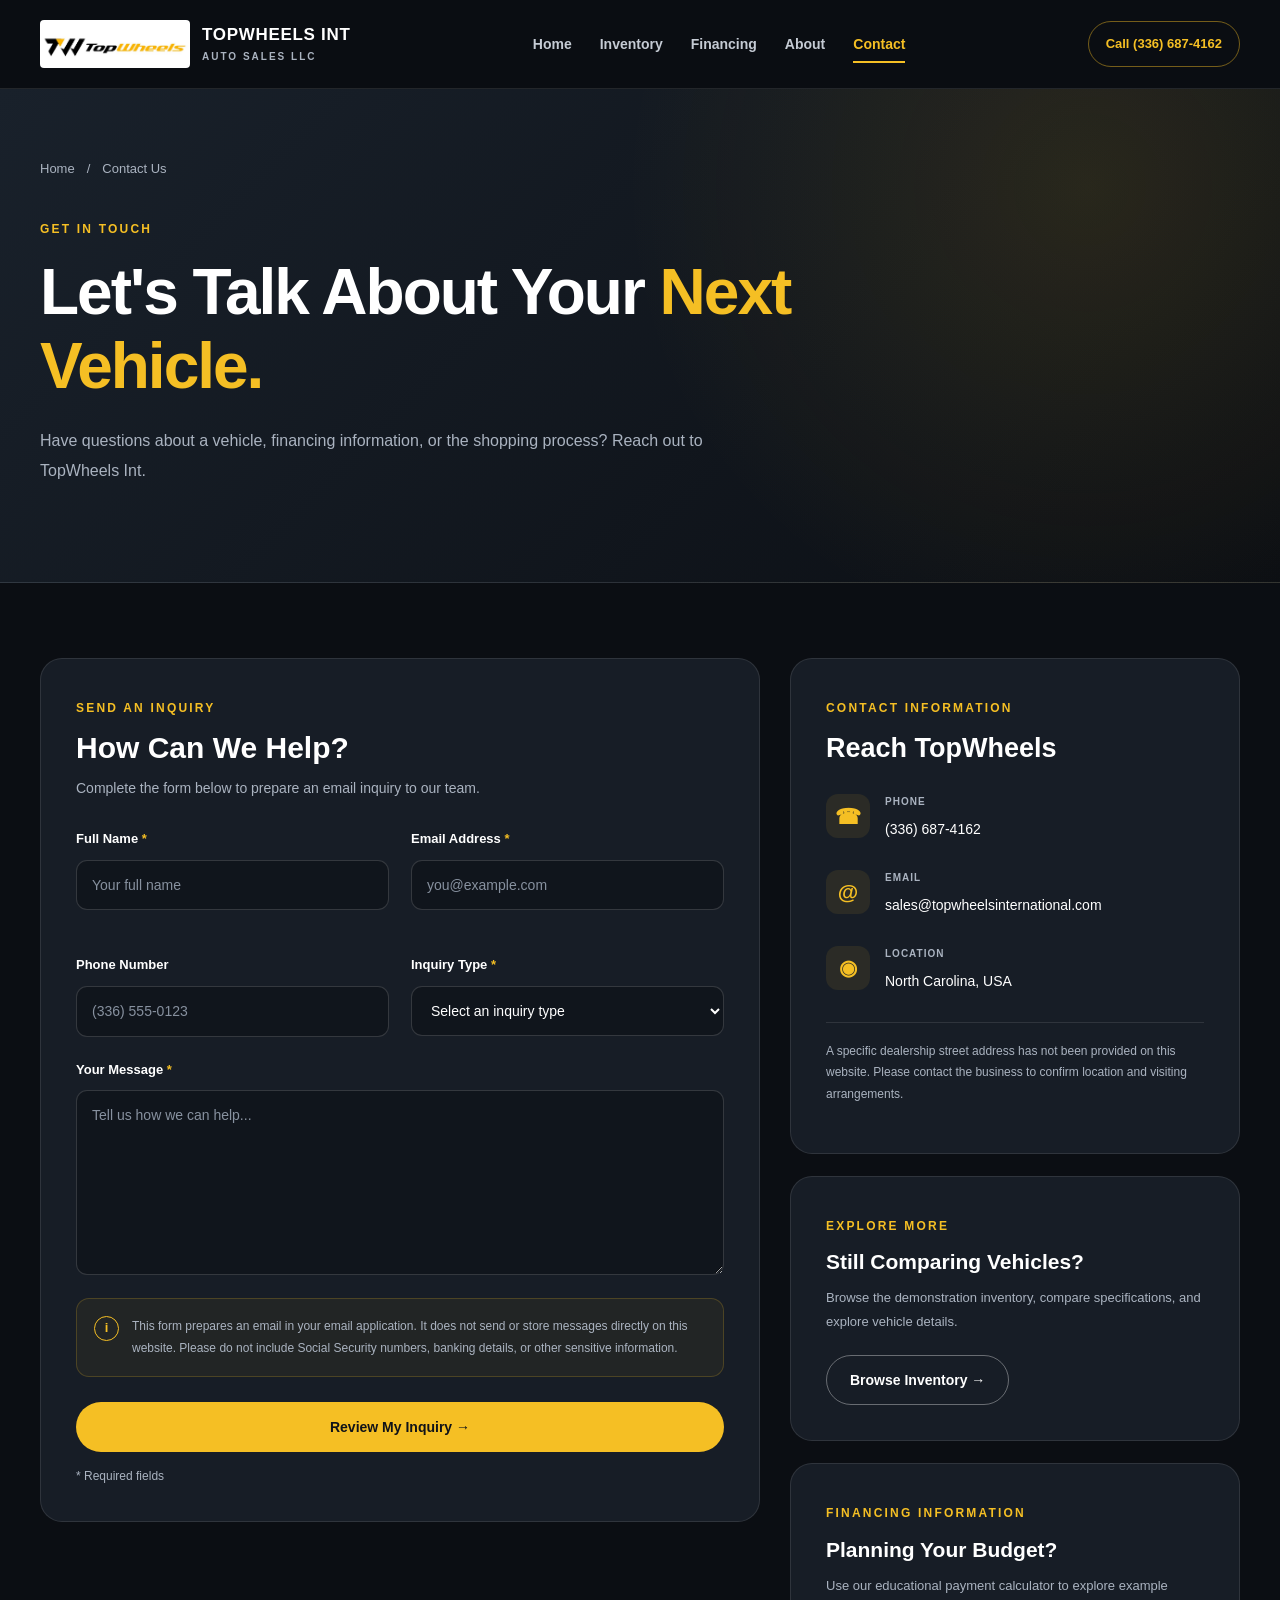
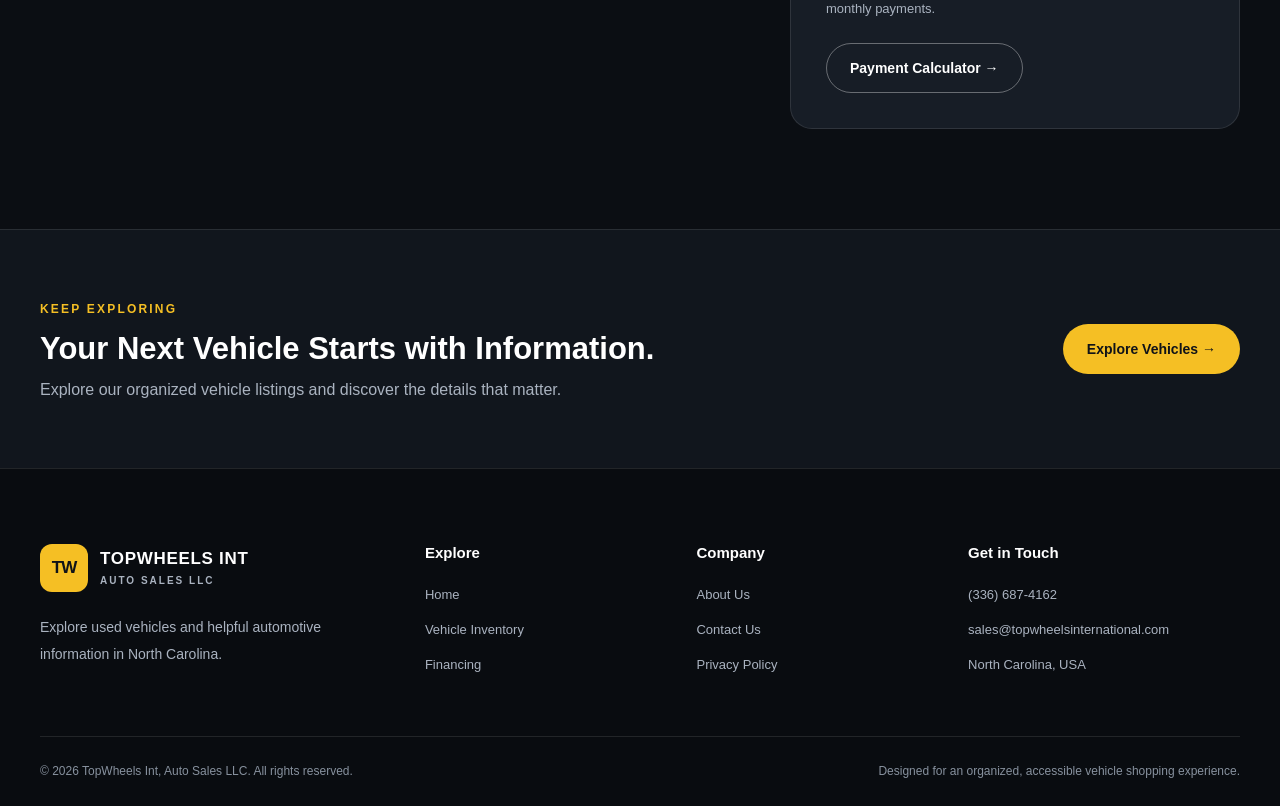
<file: contact.html>
<!DOCTYPE html>
<html lang="en">
<head>
  <meta charset="UTF-8">
  <meta name="viewport" content="width=device-width, initial-scale=1.0">

  <title>Contact Us | TopWheels Int, Auto Sales LLC</title>

  <meta name="description"
        content="Contact TopWheels Int, Auto Sales LLC to ask questions about vehicle listings, financing information, and the vehicle shopping process.">

  <meta name="theme-color" content="#101318">

  <link rel="stylesheet" href="css/styles.css">
  <script src="js/main.js" defer></script>
</head>

<body>

  <a class="skip-link" href="#main-content">
    Skip to main content
  </a>

  <!-- HEADER -->
  <header class="site-header">
    <div class="container header-inner">

      <a class="brand"
         href="index.html"
         aria-label="TopWheels Int homepage">

        
<img
  class="brand-logo"
  src="assets/topwheels-logo.jpg.jpeg"
  alt="TopWheels logo"
>


        <span class="brand-text">
          <strong>TOPWHEELS INT</strong>
          <small>AUTO SALES LLC</small>
        </span>
      </a>

      <button class="menu-toggle"
              type="button"
              aria-label="Open navigation menu"
              aria-controls="primary-navigation"
              aria-expanded="false">
        <span></span>
        <span></span>
        <span></span>
      </button>

      <nav class="primary-nav"
           id="primary-navigation"
           aria-label="Main navigation">

        <a href="index.html">Home</a>
        <a href="inventory.html">Inventory</a>
        <a href="financing.html">Financing</a>
        <a href="about.html">About</a>

        <a href="contact.html"
           class="active"
           aria-current="page">
          Contact
        </a>
      </nav>

      <a class="header-contact"
         href="tel:+13366874162">
        Call (336) 687-4162
      </a>

    </div>
  </header>

  <main id="main-content">

    <!-- CONTACT HERO -->
    <section class="contact-hero">

      <div class="container">

        <nav class="breadcrumb"
             aria-label="Breadcrumb">

          <a href="index.html">Home</a>

          <span aria-hidden="true">/</span>

          <span>Contact Us</span>

        </nav>

        <span class="section-kicker">
          GET IN TOUCH
        </span>

        <h1>
          Let's Talk About Your
          <span>Next Vehicle.</span>
        </h1>

        <p>
          Have questions about a vehicle, financing
          information, or the shopping process?
          Reach out to TopWheels Int.
        </p>

      </div>

    </section>

    <!-- CONTACT CONTENT -->
    <section class="contact-main-section">

      <div class="container">

        <div class="contact-layout">

          <!-- CONTACT FORM -->
          <div class="contact-form-card">

            <div class="contact-form-heading">

              <span class="section-kicker">
                SEND AN INQUIRY
              </span>

              <h2>How Can We Help?</h2>

              <p>
                Complete the form below to prepare
                an email inquiry to our team.
              </p>

            </div>

            <!-- SELECTED VEHICLE -->
            <div id="selectedVehicleBox"
                 class="contact-selected-vehicle"
                 hidden>

              <div>
                <span class="contact-vehicle-label">
                  YOUR SELECTED VEHICLE
                </span>

                <strong id="selectedVehicleName">
                  Vehicle Name
                </strong>

                <small id="selectedVehicleStock">
                  Stock Number
                </small>
              </div>

              <a id="selectedVehicleLink"
                 href="inventory.html">
                View Details →
              </a>

            </div>

            <form id="contactForm"
                  novalidate>

              <div class="contact-form-grid">

                <div class="contact-field">
                  <label for="contactName">
                    Full Name <span aria-hidden="true">*</span>
                  </label>

                  <input
                    type="text"
                    id="contactName"
                    name="name"
                    autocomplete="name"
                    maxlength="100"
                    required
                    placeholder="Your full name"
                  >
                </div>

                <div class="contact-field">
                  <label for="contactEmail">
                    Email Address <span aria-hidden="true">*</span>
                  </label>

                  <input
                    type="email"
                    id="contactEmail"
                    name="email"
                    autocomplete="email"
                    maxlength="254"
                    required
                    placeholder="you@example.com"
                  >
                </div>

                <div class="contact-field">
                  <label for="contactPhone">
                    Phone Number
                  </label>

                  <input
                    type="tel"
                    id="contactPhone"
                    name="phone"
                    autocomplete="tel"
                    maxlength="30"
                    placeholder="(336) 555-0123"
                  >
                </div>

                <div class="contact-field">
                  <label for="contactTopic">
                    Inquiry Type <span aria-hidden="true">*</span>
                  </label>

                  <select
                    id="contactTopic"
                    name="topic"
                    required
                  >
                    <option value="">
                      Select an inquiry type
                    </option>

                    <option value="Vehicle Inquiry">
                      Vehicle Inquiry
                    </option>

                    <option value="Financing Question">
                      Financing Question
                    </option>

                    <option value="General Question">
                      General Question
                    </option>

                    <option value="Other">
                      Other
                    </option>
                  </select>
                </div>

              </div>

              <div class="contact-field">
                <label for="contactMessage">
                  Your Message <span aria-hidden="true">*</span>
                </label>

                <textarea
                  id="contactMessage"
                  name="message"
                  rows="7"
                  maxlength="2000"
                  required
                  placeholder="Tell us how we can help..."
                ></textarea>
              </div>

              <div class="contact-form-notice">

                <span aria-hidden="true">i</span>

                <p>
                  This form prepares an email in your
                  email application. It does not send
                  or store messages directly on this
                  website. Please do not include
                  Social Security numbers, banking
                  details, or other sensitive information.
                </p>

              </div>

              <p class="contact-form-error"
                 id="contactFormError"
                 role="alert"
                 hidden>
              </p>

              <button
                class="btn btn-primary contact-submit"
                type="submit"
              >
                Review My Inquiry →
              </button>

              <p class="contact-required-note">
                * Required fields
              </p>

            </form>

            <!-- EMAIL REVIEW -->
            <section id="contactReview"
                     class="contact-review"
                     aria-labelledby="contactReviewHeading"
                     hidden>

              <h3 id="contactReviewHeading">
                Review Your Inquiry
              </h3>

              <p>
                Check the information below before
                opening your email application.
              </p>

              <pre id="contactReviewText"></pre>

              <div class="contact-review-actions">

                <a id="contactEmailLink"
                   class="btn btn-primary"
                   href="mailto:sales@topwheelsinternational.com">
                  Open Email App →
                </a>

                <button id="contactEditButton"
                        class="btn btn-outline"
                        type="button">
                  Edit Inquiry
                </button>

              </div>

              <p class="contact-review-note">
                Your email application must open
                successfully, and you must click
                Send there to complete the inquiry.
              </p>

            </section>

          </div>

          <!-- CONTACT INFORMATION -->
          <aside class="contact-sidebar">

            <div class="contact-info-card">

              <span class="section-kicker">
                CONTACT INFORMATION
              </span>

              <h2>Reach TopWheels</h2>

              <div class="contact-info-item">

                <div class="contact-info-icon"
                     aria-hidden="true">
                  ☎
                </div>

                <div>
                  <span>PHONE</span>

                  <a href="tel:+13366874162">
                    (336) 687-4162
                  </a>
                </div>

              </div>

              <div class="contact-info-item">

                <div class="contact-info-icon"
                     aria-hidden="true">
                  @
                </div>

                <div>
                  <span>EMAIL</span>

                  <a href="mailto:sales@topwheelsinternational.com">
                    sales@topwheelsinternational.com
                  </a>
                </div>

              </div>

              <div class="contact-info-item">

                <div class="contact-info-icon"
                     aria-hidden="true">
                  ◉
                </div>

                <div>
                  <span>LOCATION</span>

                  <p>North Carolina, USA</p>
                </div>

              </div>

              <p class="contact-address-note">
                A specific dealership street address
                has not been provided on this website.
                Please contact the business to confirm
                location and visiting arrangements.
              </p>

            </div>

            <div class="contact-help-card">

              <span class="section-kicker">
                EXPLORE MORE
              </span>

              <h3>Still Comparing Vehicles?</h3>

              <p>
                Browse the demonstration inventory,
                compare specifications, and explore
                vehicle details.
              </p>

              <a href="inventory.html"
                 class="btn btn-outline">
                Browse Inventory →
              </a>

            </div>

            <div class="contact-help-card">

              <span class="section-kicker">
                FINANCING INFORMATION
              </span>

              <h3>Planning Your Budget?</h3>

              <p>
                Use our educational payment calculator
                to explore example monthly payments.
              </p>

              <a href="financing.html"
                 class="btn btn-outline">
                Payment Calculator →
              </a>

            </div>

          </aside>

        </div>

      </div>

    </section>

    <!-- BOTTOM CTA -->
    <section class="contact-bottom-section">

      <div class="container">

        <div class="contact-bottom-content">

          <div>

            <span class="section-kicker">
              KEEP EXPLORING
            </span>

            <h2>
              Your Next Vehicle Starts with Information.
            </h2>

            <p>
              Explore our organized vehicle listings
              and discover the details that matter.
            </p>

          </div>

          <a href="inventory.html"
             class="btn btn-primary">
            Explore Vehicles →
          </a>

        </div>

      </div>

    </section>

  </main>

  <!-- FOOTER -->
  <footer class="site-footer">

    <div class="container">

      <div class="footer-grid">

        <div class="footer-brand-column">

          <a class="brand footer-brand"
             href="index.html">

            <span class="brand-icon"
                  aria-hidden="true">TW</span>

            <span class="brand-text">
              <strong>TOPWHEELS INT</strong>
              <small>AUTO SALES LLC</small>
            </span>

          </a>

          <p>
            Explore used vehicles and helpful
            automotive information in North Carolina.
          </p>

        </div>

        <div class="footer-column">

          <h3>Explore</h3>

          <a href="index.html">Home</a>
          <a href="inventory.html">Vehicle Inventory</a>
          <a href="financing.html">Financing</a>

        </div>

        <div class="footer-column">

          <h3>Company</h3>

          <a href="about.html">About Us</a>
          <a href="contact.html">Contact Us</a>
          <a href="privacy.html">Privacy Policy</a>

        </div>

        <div class="footer-column">

          <h3>Get in Touch</h3>

          <a href="tel:+13366874162">
            (336) 687-4162
          </a>

          <a href="mailto:sales@topwheelsinternational.com">
            sales@topwheelsinternational.com
          </a>

          <p>North Carolina, USA</p>

        </div>

      </div>

      <div class="footer-bottom">

        <p>
          &copy; <span id="year">2026</span>
          TopWheels Int, Auto Sales LLC.
          All rights reserved.
        </p>

        <p>
          Designed for an organized, accessible
          vehicle shopping experience.
        </p>

      </div>

    </div>

  </footer>

</body>
</html>
</file>
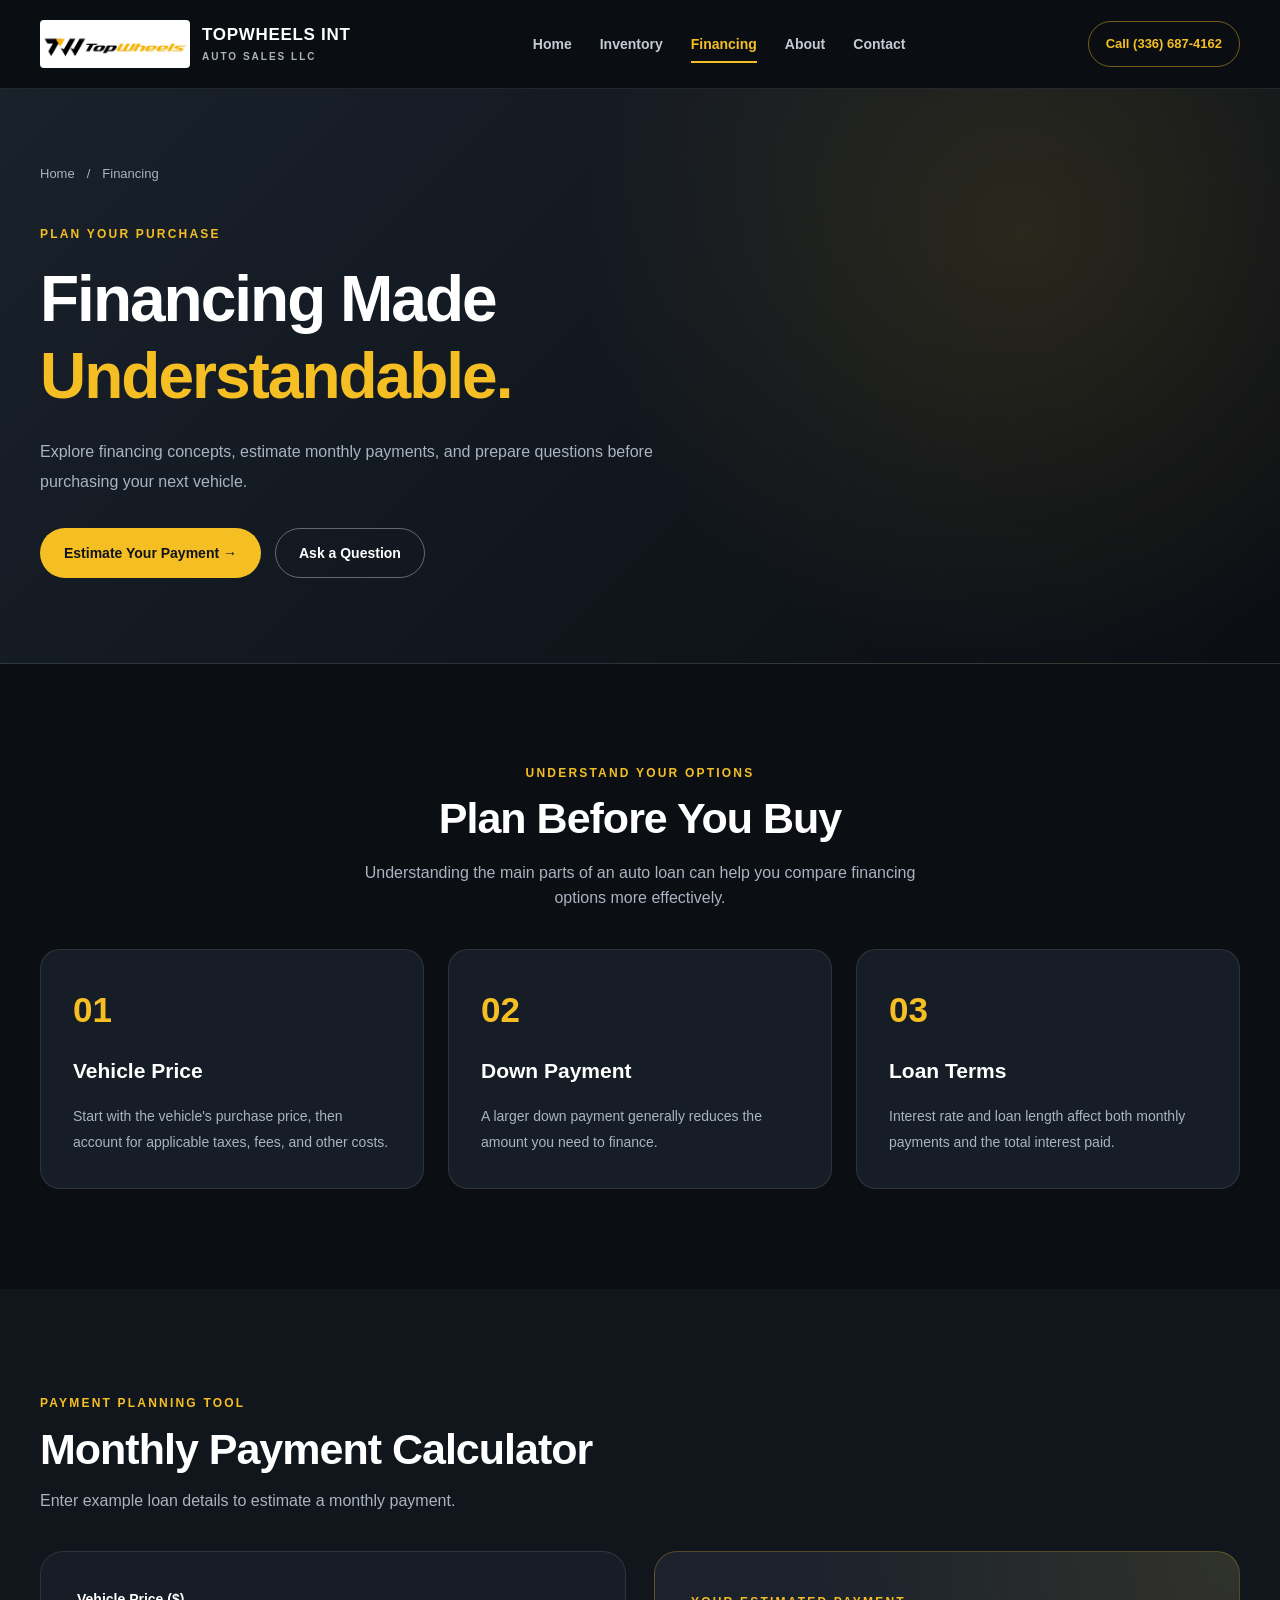
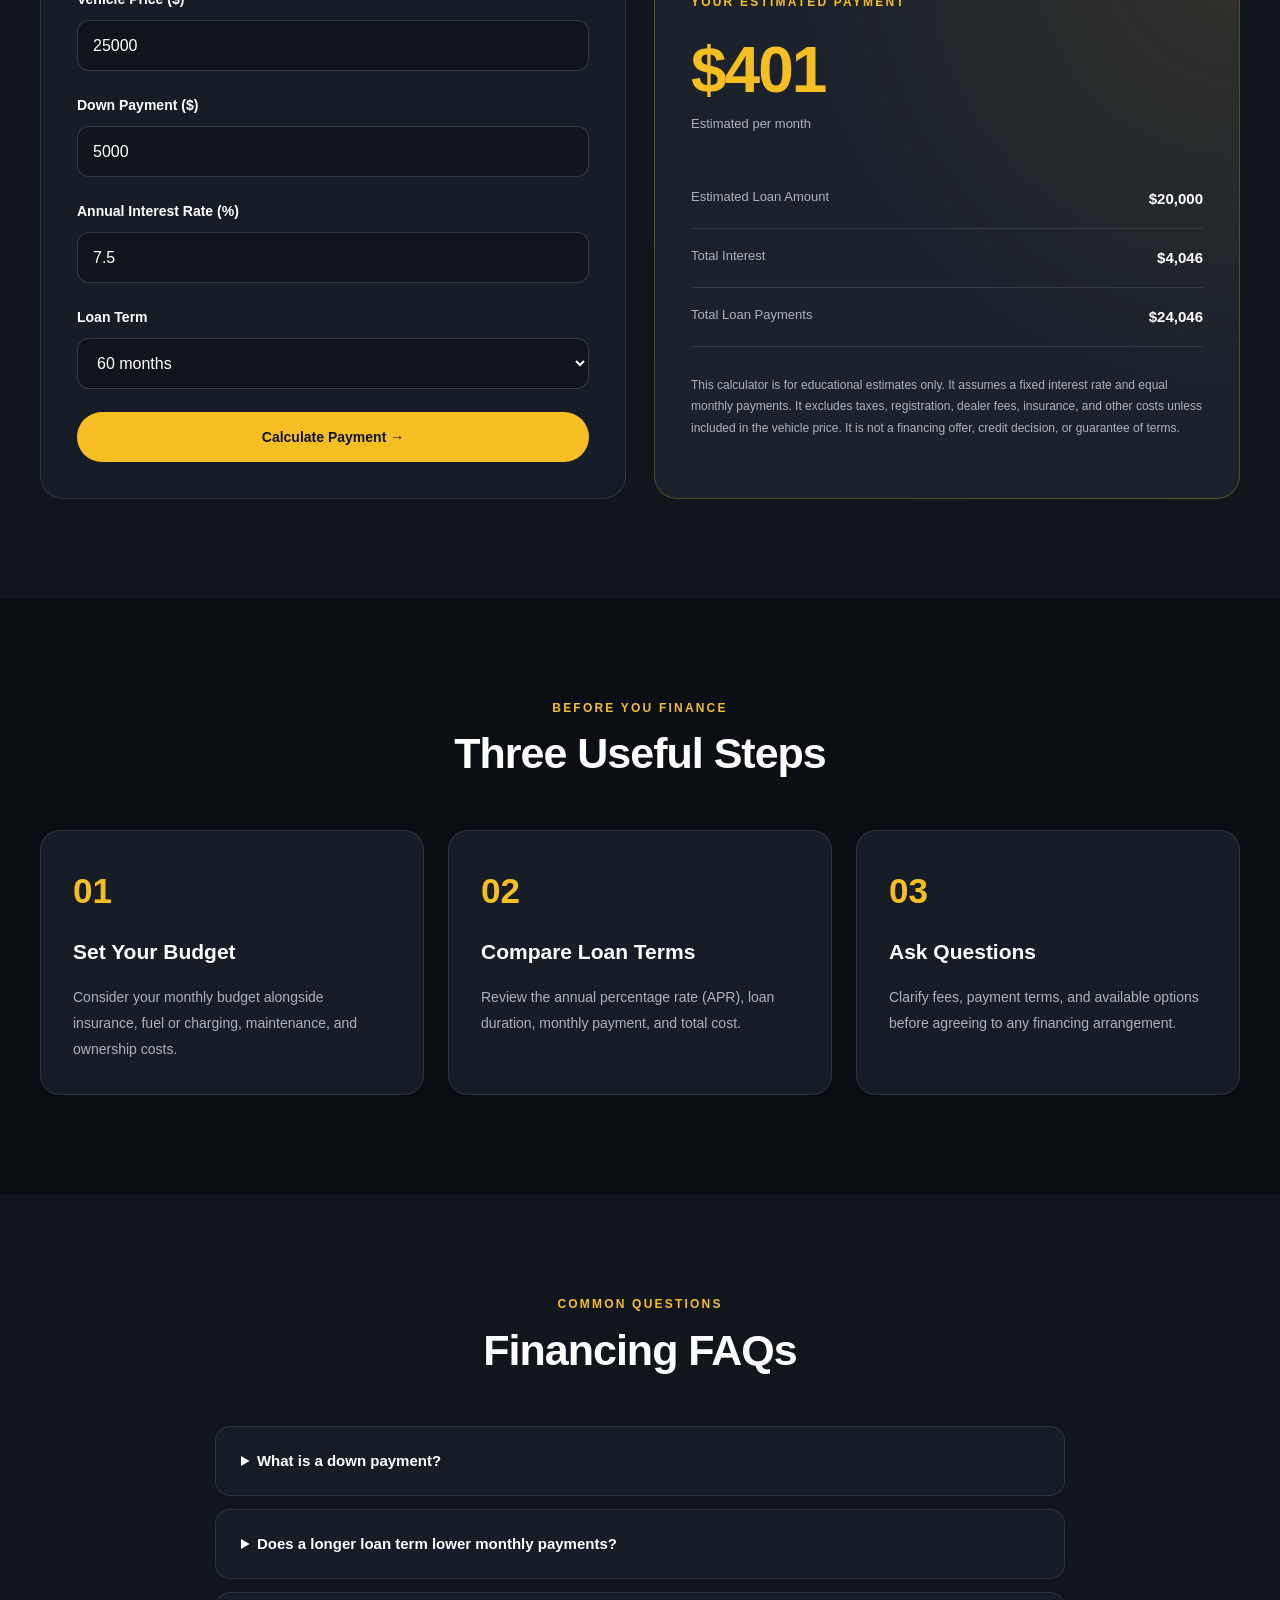
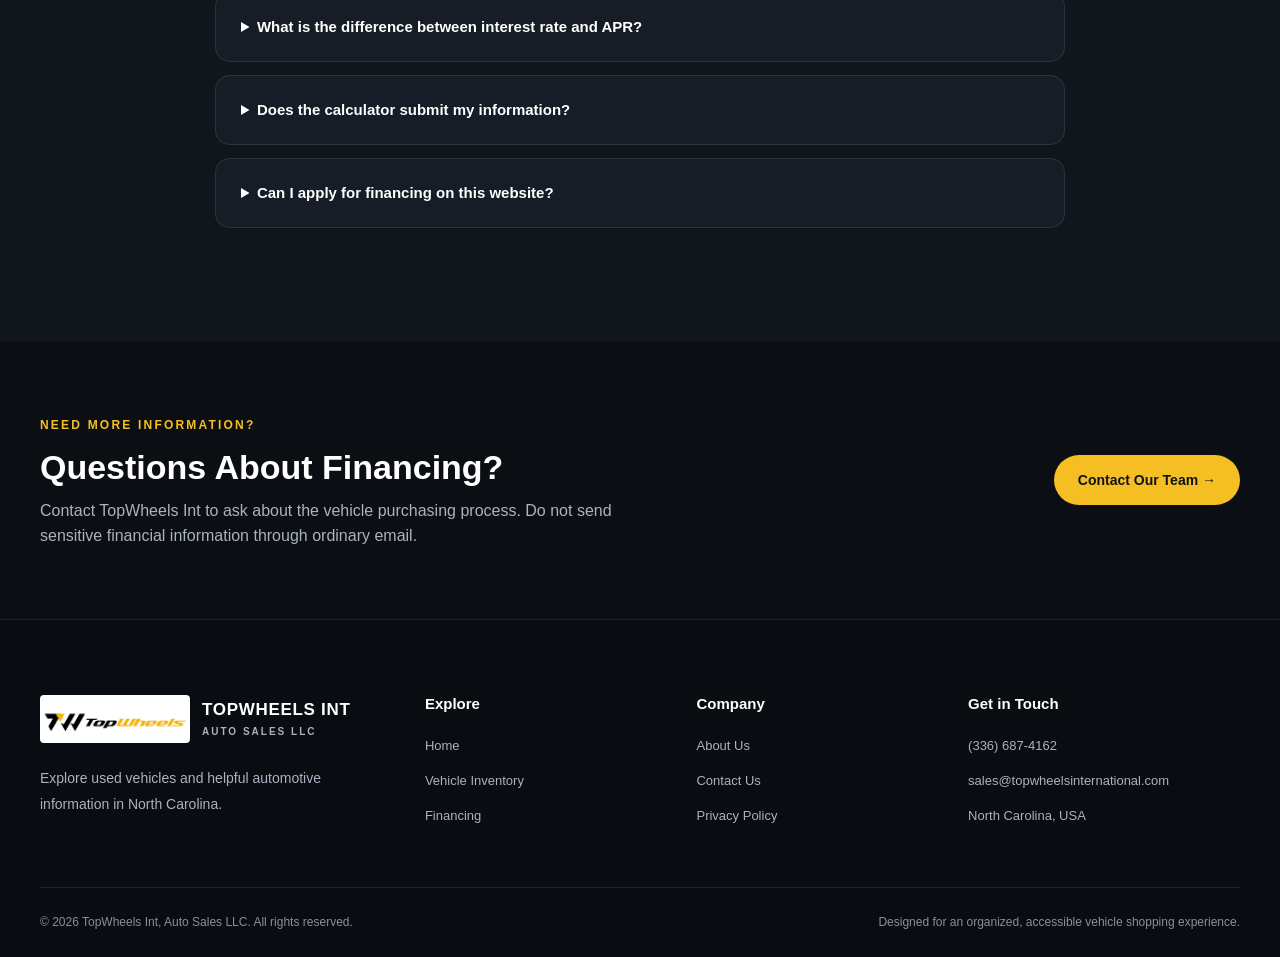
<file: financing.html>
<!DOCTYPE html>
<html lang="en">
<head>
  <meta charset="UTF-8">
  <meta name="viewport" content="width=device-width, initial-scale=1.0">

  <title>Financing Information | TopWheels Int, Auto Sales LLC</title>
  <meta name="description" content="Explore auto financing information, estimate monthly vehicle payments, and learn about financing considerations at TopWheels Int.">
  <meta name="theme-color" content="#101318">

  <link rel="stylesheet" href="css/styles.css">
  <script src="js/main.js" defer></script>
</head>
<body>

  <a class="skip-link" href="#main-content">Skip to main content</a>

  <header class="site-header">
    <div class="container header-inner">
      <a class="brand" href="index.html" aria-label="TopWheels Int homepage">
       
<img
  class="brand-logo"
  src="assets/topwheels-logo.jpg.jpeg"
  alt="TopWheels logo"
>

        <span class="brand-text">
          <strong>TOPWHEELS INT</strong>
          <small>AUTO SALES LLC</small>
        </span>
      </a>

      <button class="menu-toggle" type="button"
              aria-label="Open navigation menu"
              aria-controls="primary-navigation"
              aria-expanded="false">
        <span></span><span></span><span></span>
      </button>

      <nav class="primary-nav" id="primary-navigation"
           aria-label="Main navigation">
        <a href="index.html">Home</a>
        <a href="inventory.html">Inventory</a>
        <a href="financing.html" class="active" aria-current="page">Financing</a>
        <a href="about.html">About</a>
        <a href="contact.html">Contact</a>
      </nav>

      <a class="header-contact" href="tel:+13366874162">
        Call (336) 687-4162
      </a>
    </div>
  </header>

  <main id="main-content">

    <!-- FINANCING HERO -->
    <section class="finance-hero">
      <div class="container">
        <nav class="breadcrumb" aria-label="Breadcrumb">
          <a href="index.html">Home</a>
          <span aria-hidden="true">/</span>
          <span>Financing</span>
        </nav>

        <span class="section-kicker">PLAN YOUR PURCHASE</span>
        <h1>Financing Made <span>Understandable.</span></h1>
        <p>
          Explore financing concepts, estimate monthly payments,
          and prepare questions before purchasing your next vehicle.
        </p>

        <div class="finance-hero-actions">
          <a href="#payment-calculator" class="btn btn-primary">
            Estimate Your Payment →
          </a>
          <a href="contact.html" class="btn btn-outline">
            Ask a Question
          </a>
        </div>
      </div>
    </section>

    <!-- FINANCING BENEFITS -->
    <section class="section finance-intro">
      <div class="container">
        <div class="section-heading centered">
          <span class="section-kicker">UNDERSTAND YOUR OPTIONS</span>
          <h2>Plan Before You Buy</h2>
          <p>
            Understanding the main parts of an auto loan can help
            you compare financing options more effectively.
          </p>
        </div>

        <div class="finance-info-grid">
          <article class="finance-info-card">
            <span class="finance-info-number">01</span>
            <h3>Vehicle Price</h3>
            <p>
              Start with the vehicle's purchase price, then account
              for applicable taxes, fees, and other costs.
            </p>
          </article>

          <article class="finance-info-card">
            <span class="finance-info-number">02</span>
            <h3>Down Payment</h3>
            <p>
              A larger down payment generally reduces the amount
              you need to finance.
            </p>
          </article>

          <article class="finance-info-card">
            <span class="finance-info-number">03</span>
            <h3>Loan Terms</h3>
            <p>
              Interest rate and loan length affect both monthly
              payments and the total interest paid.
            </p>
          </article>
        </div>
      </div>
    </section>

    <!-- PAYMENT CALCULATOR -->
    <section class="section finance-calculator-section"
             id="payment-calculator">
      <div class="container">

        <div class="section-heading">
          <div>
            <span class="section-kicker">PAYMENT PLANNING TOOL</span>
            <h2>Monthly Payment Calculator</h2>
            <p>
              Enter example loan details to estimate a monthly payment.
            </p>
          </div>
        </div>

        <div class="finance-calculator-layout">

          <div class="finance-calculator-card">
            <form id="paymentCalculator" novalidate>

              <div class="finance-form-field">
                <label for="financePrice">Vehicle Price ($)</label>
                <input id="financePrice" name="price" type="number"
                       min="0" max="10000000" step="100"
                       value="25000" required>
              </div>

              <div class="finance-form-field">
                <label for="financeDown">Down Payment ($)</label>
                <input id="financeDown" name="down" type="number"
                       min="0" max="10000000" step="100"
                       value="5000" required>
              </div>

              <div class="finance-form-field">
                <label for="financeRate">Annual Interest Rate (%)</label>
                <input id="financeRate" name="rate" type="number"
                       min="0" max="100" step="0.1"
                       value="7.5" required>
              </div>

              <div class="finance-form-field">
                <label for="financeTerm">Loan Term</label>
                <select id="financeTerm" name="term">
                  <option value="24">24 months</option>
                  <option value="36">36 months</option>
                  <option value="48">48 months</option>
                  <option value="60" selected>60 months</option>
                  <option value="72">72 months</option>
                  <option value="84">84 months</option>
                </select>
              </div>

              <button type="submit" class="btn btn-primary finance-calc-button">
                Calculate Payment →
              </button>
            </form>
          </div>

          <div class="finance-result-card" aria-live="polite">
            <span class="section-kicker">YOUR ESTIMATED PAYMENT</span>

            <div class="finance-payment-amount" id="monthlyPayment">
              —
            </div>
            <p class="finance-payment-caption">Estimated per month</p>

            <div class="finance-result-row">
              <span>Estimated Loan Amount</span>
              <strong id="loanAmount">—</strong>
            </div>

            <div class="finance-result-row">
              <span>Total Interest</span>
              <strong id="totalInterest">—</strong>
            </div>

            <div class="finance-result-row">
              <span>Total Loan Payments</span>
              <strong id="totalPayments">—</strong>
            </div>

            <p class="finance-calculator-error"
               id="calculatorError"
               role="alert"
               hidden></p>

            <p class="finance-disclaimer">
              This calculator is for educational estimates only.
              It assumes a fixed interest rate and equal monthly
              payments. It excludes taxes, registration, dealer
              fees, insurance, and other costs unless included in
              the vehicle price. It is not a financing offer,
              credit decision, or guarantee of terms.
            </p>
          </div>

        </div>
      </div>
    </section>

    <!-- FINANCING PROCESS -->
    <section class="section finance-process-section">
      <div class="container">
        <div class="section-heading centered">
          <span class="section-kicker">BEFORE YOU FINANCE</span>
          <h2>Three Useful Steps</h2>
        </div>

        <div class="finance-steps">
          <article class="finance-step">
            <span>01</span>
            <h3>Set Your Budget</h3>
            <p>
              Consider your monthly budget alongside insurance,
              fuel or charging, maintenance, and ownership costs.
            </p>
          </article>

          <article class="finance-step">
            <span>02</span>
            <h3>Compare Loan Terms</h3>
            <p>
              Review the annual percentage rate (APR), loan
              duration, monthly payment, and total cost.
            </p>
          </article>

          <article class="finance-step">
            <span>03</span>
            <h3>Ask Questions</h3>
            <p>
              Clarify fees, payment terms, and available options
              before agreeing to any financing arrangement.
            </p>
          </article>
        </div>
      </div>
    </section>

    <!-- FAQ -->
    <section class="section finance-faq-section">
      <div class="container">
        <div class="section-heading centered">
          <span class="section-kicker">COMMON QUESTIONS</span>
          <h2>Financing FAQs</h2>
        </div>

        <div class="finance-faq-list">

          <details class="finance-faq">
            <summary>What is a down payment?</summary>
            <p>
              A down payment is money paid upfront toward a
              vehicle purchase. It reduces the amount financed.
            </p>
          </details>

          <details class="finance-faq">
            <summary>Does a longer loan term lower monthly payments?</summary>
            <p>
              A longer term often lowers the monthly payment,
              but may increase total interest paid over the life
              of the loan.
            </p>
          </details>

          <details class="finance-faq">
            <summary>What is the difference between interest rate and APR?</summary>
            <p>
              The interest rate describes the cost of borrowing
              principal. APR generally includes the interest rate
              and certain financing charges, making it useful
              for comparing loan offers.
            </p>
          </details>

          <details class="finance-faq">
            <summary>Does the calculator submit my information?</summary>
            <p>
              No. The calculator runs in your browser and does
              not submit its values to a dealership or lender.
            </p>
          </details>

          <details class="finance-faq">
            <summary>Can I apply for financing on this website?</summary>
            <p>
              This website currently provides financing information
              only. It does not process loan applications or
              provide credit decisions.
            </p>
          </details>

        </div>
      </div>
    </section>

    <!-- CONTACT CTA -->
    <section class="finance-contact-section">
      <div class="container">
        <div class="finance-contact-inner">
          <div>
            <span class="section-kicker">NEED MORE INFORMATION?</span>
            <h2>Questions About Financing?</h2>
            <p>
              Contact TopWheels Int to ask about the vehicle
              purchasing process. Do not send sensitive financial
              information through ordinary email.
            </p>
          </div>

          <a href="contact.html" class="btn btn-primary">
            Contact Our Team →
          </a>
        </div>
      </div>
    </section>

  </main>

  <footer class="site-footer">
    <div class="container">
      <div class="footer-grid">

        <div class="footer-brand-column">
          <a class="brand footer-brand" href="index.html">
           
<img
  class="brand-logo"
  src="assets/topwheels-logo.jpg.jpeg"
  alt="TopWheels logo"
>

            <span class="brand-text">
              <strong>TOPWHEELS INT</strong>
              <small>AUTO SALES LLC</small>
            </span>
          </a>
          <p>
            Explore used vehicles and helpful automotive
            information in North Carolina.
          </p>
        </div>

        <div class="footer-column">
          <h3>Explore</h3>
          <a href="index.html">Home</a>
          <a href="inventory.html">Vehicle Inventory</a>
          <a href="financing.html">Financing</a>
        </div>

        <div class="footer-column">
          <h3>Company</h3>
          <a href="about.html">About Us</a>
          <a href="contact.html">Contact Us</a>
          <a href="privacy.html">Privacy Policy</a>
        </div>

        <div class="footer-column">
          <h3>Get in Touch</h3>
          <a href="tel:+13366874162">(336) 687-4162</a>
          <a href="mailto:sales@topwheelsinternational.com">
            sales@topwheelsinternational.com
          </a>
          <p>North Carolina, USA</p>
        </div>

      </div>

      <div class="footer-bottom">
        <p>
          &copy; <span id="year">2026</span>
          TopWheels Int, Auto Sales LLC.
          All rights reserved.
        </p>
        <p>
          Designed for an organized, accessible
          vehicle shopping experience.
        </p>
      </div>
    </div>
  </footer>

</body>
</html>
</file>
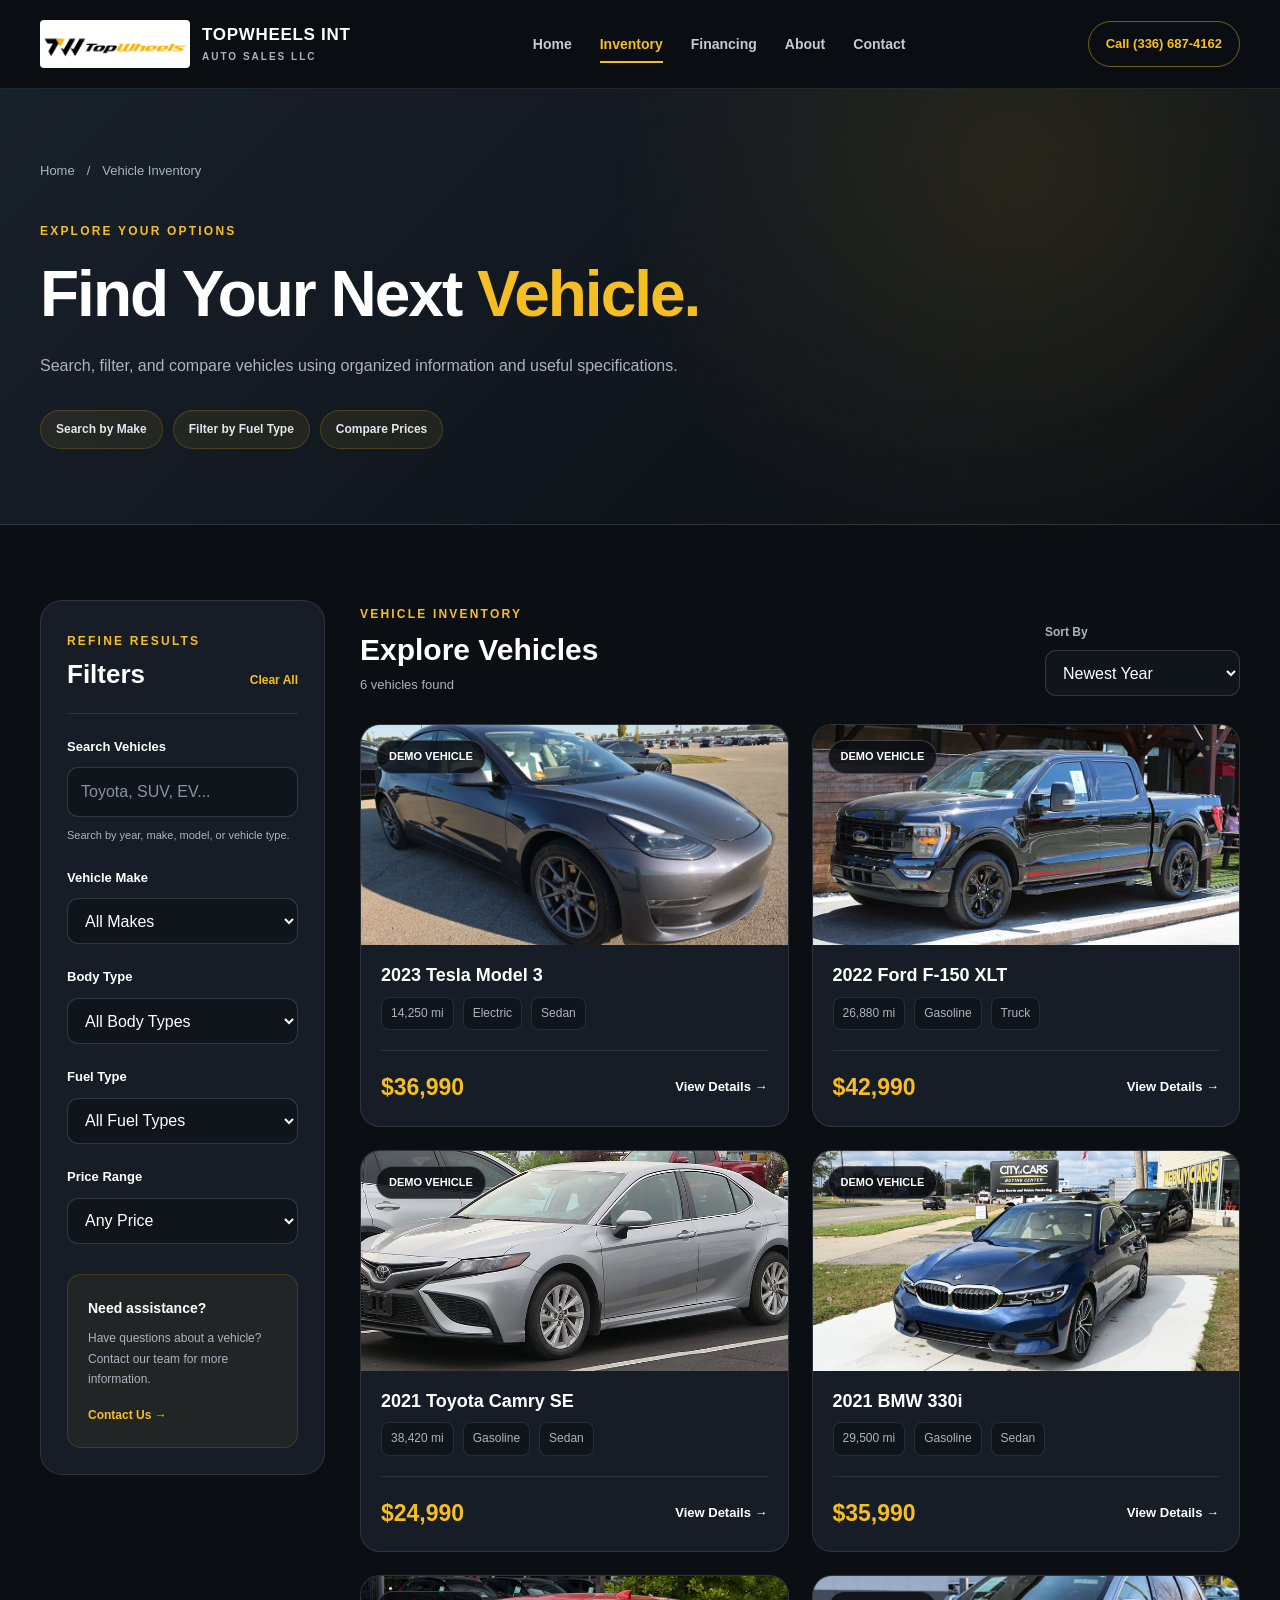
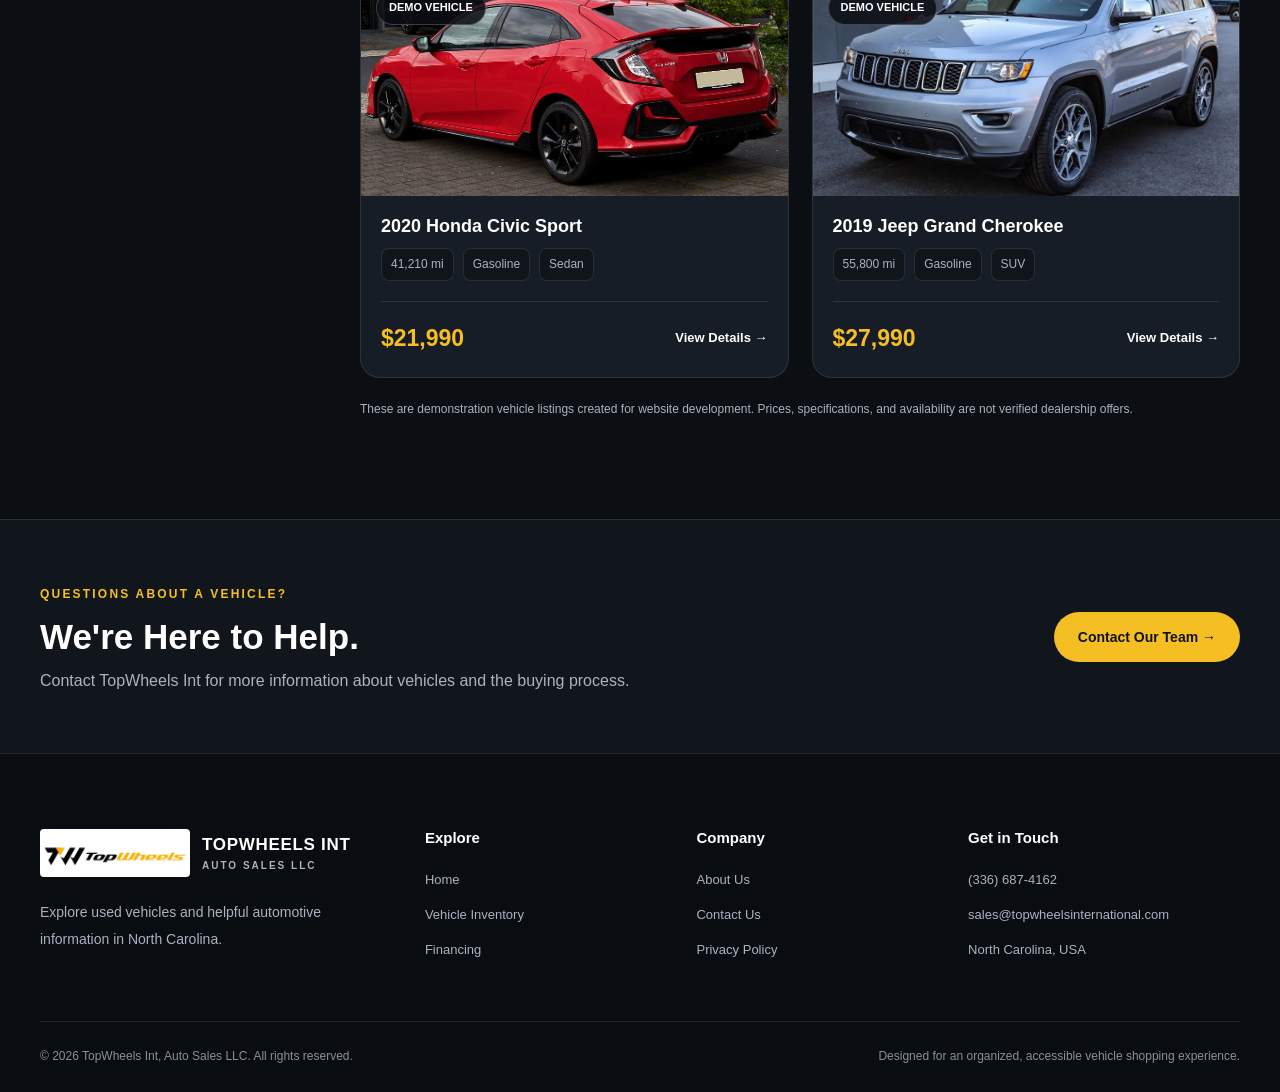
<file: inventory.html>
<!DOCTYPE html>
<html lang="en">
<head>
  <meta charset="UTF-8">
  <meta name="viewport" content="width=device-width, initial-scale=1.0">

  <title>Vehicle Inventory | TopWheels Int, Auto Sales LLC</title>
  <meta name="description"
        content="Browse demonstration vehicle listings at TopWheels Int. Search and filter by make, body type, fuel type, and price.">

  <meta name="theme-color" content="#101318">

  <link rel="stylesheet" href="css/styles.css">
  <script src="js/main.js" defer></script>
</head>

<body>

  <a class="skip-link" href="#main-content">
    Skip to main content
  </a>

  <!-- HEADER -->
  <header class="site-header">
    <div class="container header-inner">

      <a class="brand" href="index.html"
         aria-label="TopWheels Int, Auto Sales LLC homepage">
        
<img
  class="brand-logo"
  src="assets/topwheels-logo.jpg.jpeg"
  alt="TopWheels logo"
>


        <span class="brand-text">
          <strong>TOPWHEELS INT</strong>
          <small>AUTO SALES LLC</small>
        </span>
      </a>

      <button class="menu-toggle"
              type="button"
              aria-label="Open navigation menu"
              aria-controls="primary-navigation"
              aria-expanded="false">
        <span></span>
        <span></span>
        <span></span>
      </button>

      <nav class="primary-nav"
           id="primary-navigation"
           aria-label="Main navigation">
        <a href="index.html">Home</a>
        <a href="inventory.html"
           class="active"
           aria-current="page">Inventory</a>
        <a href="financing.html">Financing</a>
        <a href="about.html">About</a>
        <a href="contact.html">Contact</a>
      </nav>

      <a class="header-contact" href="tel:+13366874162">
        Call (336) 687-4162
      </a>

    </div>
  </header>

  <main id="main-content">

    <!-- INVENTORY HERO -->
    <section class="inventory-hero">
      <div class="container">

        <div class="breadcrumb">
          <a href="index.html">Home</a>
          <span aria-hidden="true">/</span>
          <span>Vehicle Inventory</span>
        </div>

        <span class="section-kicker">
          EXPLORE YOUR OPTIONS
        </span>

        <h1>Find Your Next <span>Vehicle.</span></h1>

        <p>
          Search, filter, and compare vehicles using
          organized information and useful specifications.
        </p>

        <div class="inventory-hero-tags">
          <span>Search by Make</span>
          <span>Filter by Fuel Type</span>
          <span>Compare Prices</span>
        </div>

      </div>
    </section>

    <!-- INVENTORY CONTENT -->
    <section class="inventory-section">
      <div class="container">

        <div class="inventory-layout">

          <!-- FILTER SIDEBAR -->
          <aside class="filter-sidebar"
                 aria-labelledby="filter-title">

            <div class="filter-heading">
              <div>
                <span class="section-kicker">REFINE RESULTS</span>
                <h2 id="filter-title">Filters</h2>
              </div>

              <button id="clearFilters"
                      class="clear-filters"
                      type="button">
                Clear All
              </button>
            </div>

            <form id="inventoryFilters"
                  role="search"
                  autocomplete="off">

              <div class="filter-group">
                <label for="search">Search Vehicles</label>

                <input
                  type="search"
                  id="search"
                  name="q"
                  placeholder="Toyota, SUV, EV..."
                >

                <small>
                  Search by year, make, model, or vehicle type.
                </small>
              </div>

              <div class="filter-group">
                <label for="make">Vehicle Make</label>

                <select id="make" name="make">
                  <option value="Any">All Makes</option>
                </select>
              </div>

              <div class="filter-group">
                <label for="bodyType">Body Type</label>

                <select id="bodyType" name="bodyType">
                  <option value="Any">All Body Types</option>
                  <option value="Sedan">Sedan</option>
                  <option value="SUV">SUV</option>
                  <option value="Truck">Truck</option>
                </select>
              </div>

              <div class="filter-group">
                <label for="fuelType">Fuel Type</label>

                <select id="fuelType" name="fuelType">
                  <option value="Any">All Fuel Types</option>
                  <option value="Gasoline">Gasoline</option>
                  <option value="Hybrid">Hybrid</option>
                  <option value="Electric">Electric</option>
                </select>
              </div>

              <div class="filter-group">
                <label for="price">Price Range</label>

                <select id="price" name="price">
                  <option value="Any">Any Price</option>
                  <option value="0-20000">Under $20,000</option>
                  <option value="20000-30000">$20,000–$29,999</option>
                  <option value="30000-40000">$30,000–$39,999</option>
                  <option value="40000-max">$40,000+</option>
                </select>
              </div>

            </form>

            <div class="filter-help">
              <strong>Need assistance?</strong>
              <p>
                Have questions about a vehicle?
                Contact our team for more information.
              </p>

              <a href="contact.html">
                Contact Us →
              </a>
            </div>

          </aside>

          <!-- INVENTORY RESULTS -->
          <div class="inventory-results">

            <div class="results-toolbar">
              <div class="results-info">
                <span class="section-kicker">
                  VEHICLE INVENTORY
                </span>

                <h2>Explore Vehicles</h2>

                <p id="resultCount" aria-live="polite">
                  Loading vehicles...
                </p>
              </div>

              <div class="sort-control">
                <label for="sort">Sort By</label>

                <select id="sort" name="sort">
                  <option value="year-desc">Newest Year</option>
                  <option value="year-asc">Oldest Year</option>
                  <option value="price-asc">Price: Low to High</option>
                  <option value="price-desc">Price: High to Low</option>
                  <option value="mileage-asc">Lowest Mileage</option>
                </select>
              </div>
            </div>

            <div class="inventory-grid"
                 id="inventoryGrid"
                 aria-label="Vehicle search results">

              <div class="loading-card">
                <p>Vehicle inventory will appear here.</p>
              </div>

            </div>

            <div class="empty-results"
                 id="emptyResults"
                 hidden>

              <div class="empty-icon" aria-hidden="true">
                ⌕
              </div>

              <h3>No vehicles found</h3>

              <p>
                Try a different search term
                or remove some filters.
              </p>

              <button id="resetEmpty"
                      class="btn btn-primary"
                      type="button">
                Clear Filters
              </button>

            </div>

            <p class="inventory-disclaimer">
              These are demonstration vehicle listings
              created for website development.
              Prices, specifications, and availability
              are not verified dealership offers.
            </p>

          </div>

        </div>

      </div>
    </section>

    <!-- INVENTORY CTA -->
    <section class="inventory-bottom-cta">
      <div class="container">

        <div class="inventory-cta-inner">
          <div>
            <span class="section-kicker">
              QUESTIONS ABOUT A VEHICLE?
            </span>

            <h2>We're Here to Help.</h2>

            <p>
              Contact TopWheels Int for more information
              about vehicles and the buying process.
            </p>
          </div>

          <a href="contact.html" class="btn btn-primary">
            Contact Our Team →
          </a>
        </div>

      </div>
    </section>

  </main>

  <!-- FOOTER -->
  <footer class="site-footer">
    <div class="container">

      <div class="footer-grid">

        <div class="footer-brand-column">
          <a class="brand footer-brand" href="index.html">
            
<img
  class="brand-logo"
  src="assets/topwheels-logo.jpg.jpeg"
  alt="TopWheels logo"
>


            <span class="brand-text">
              <strong>TOPWHEELS INT</strong>
              <small>AUTO SALES LLC</small>
            </span>
          </a>

          <p>
            Explore used vehicles and helpful
            automotive information in North Carolina.
          </p>
        </div>

        <div class="footer-column">
          <h3>Explore</h3>
          <a href="index.html">Home</a>
          <a href="inventory.html">Vehicle Inventory</a>
          <a href="financing.html">Financing</a>
        </div>

        <div class="footer-column">
          <h3>Company</h3>
          <a href="about.html">About Us</a>
          <a href="contact.html">Contact Us</a>
          <a href="privacy.html">Privacy Policy</a>
        </div>

        <div class="footer-column">
          <h3>Get in Touch</h3>

          <a href="tel:+13366874162">
            (336) 687-4162
          </a>

          <a href="mailto:sales@topwheelsinternational.com">
            sales@topwheelsinternational.com
          </a>

          <p>North Carolina, USA</p>
        </div>

      </div>

      <div class="footer-bottom">
        <p>
          &copy; <span id="year">2026</span>
          TopWheels Int, Auto Sales LLC.
          All rights reserved.
        </p>

        <p>
          Designed for an organized, accessible
          vehicle shopping experience.
        </p>
      </div>

    </div>
  </footer>

</body>
</html>
</file>
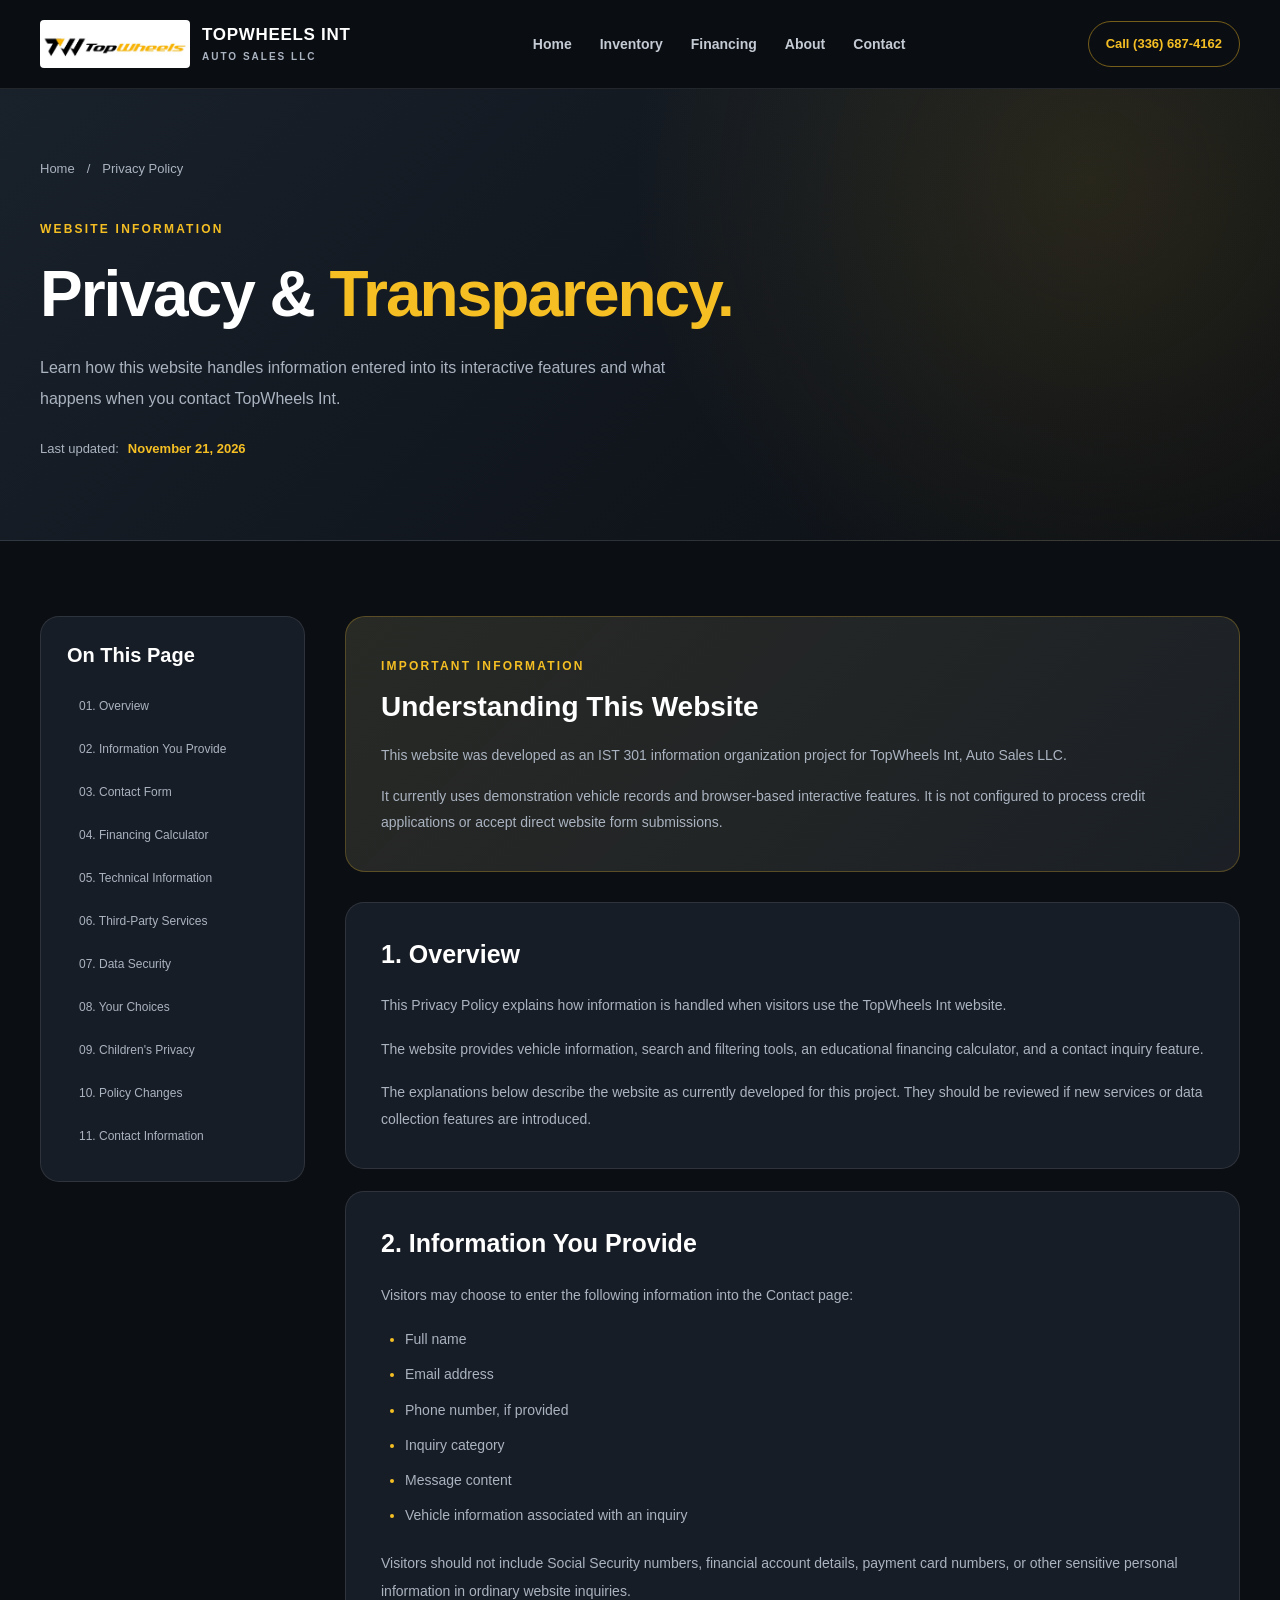
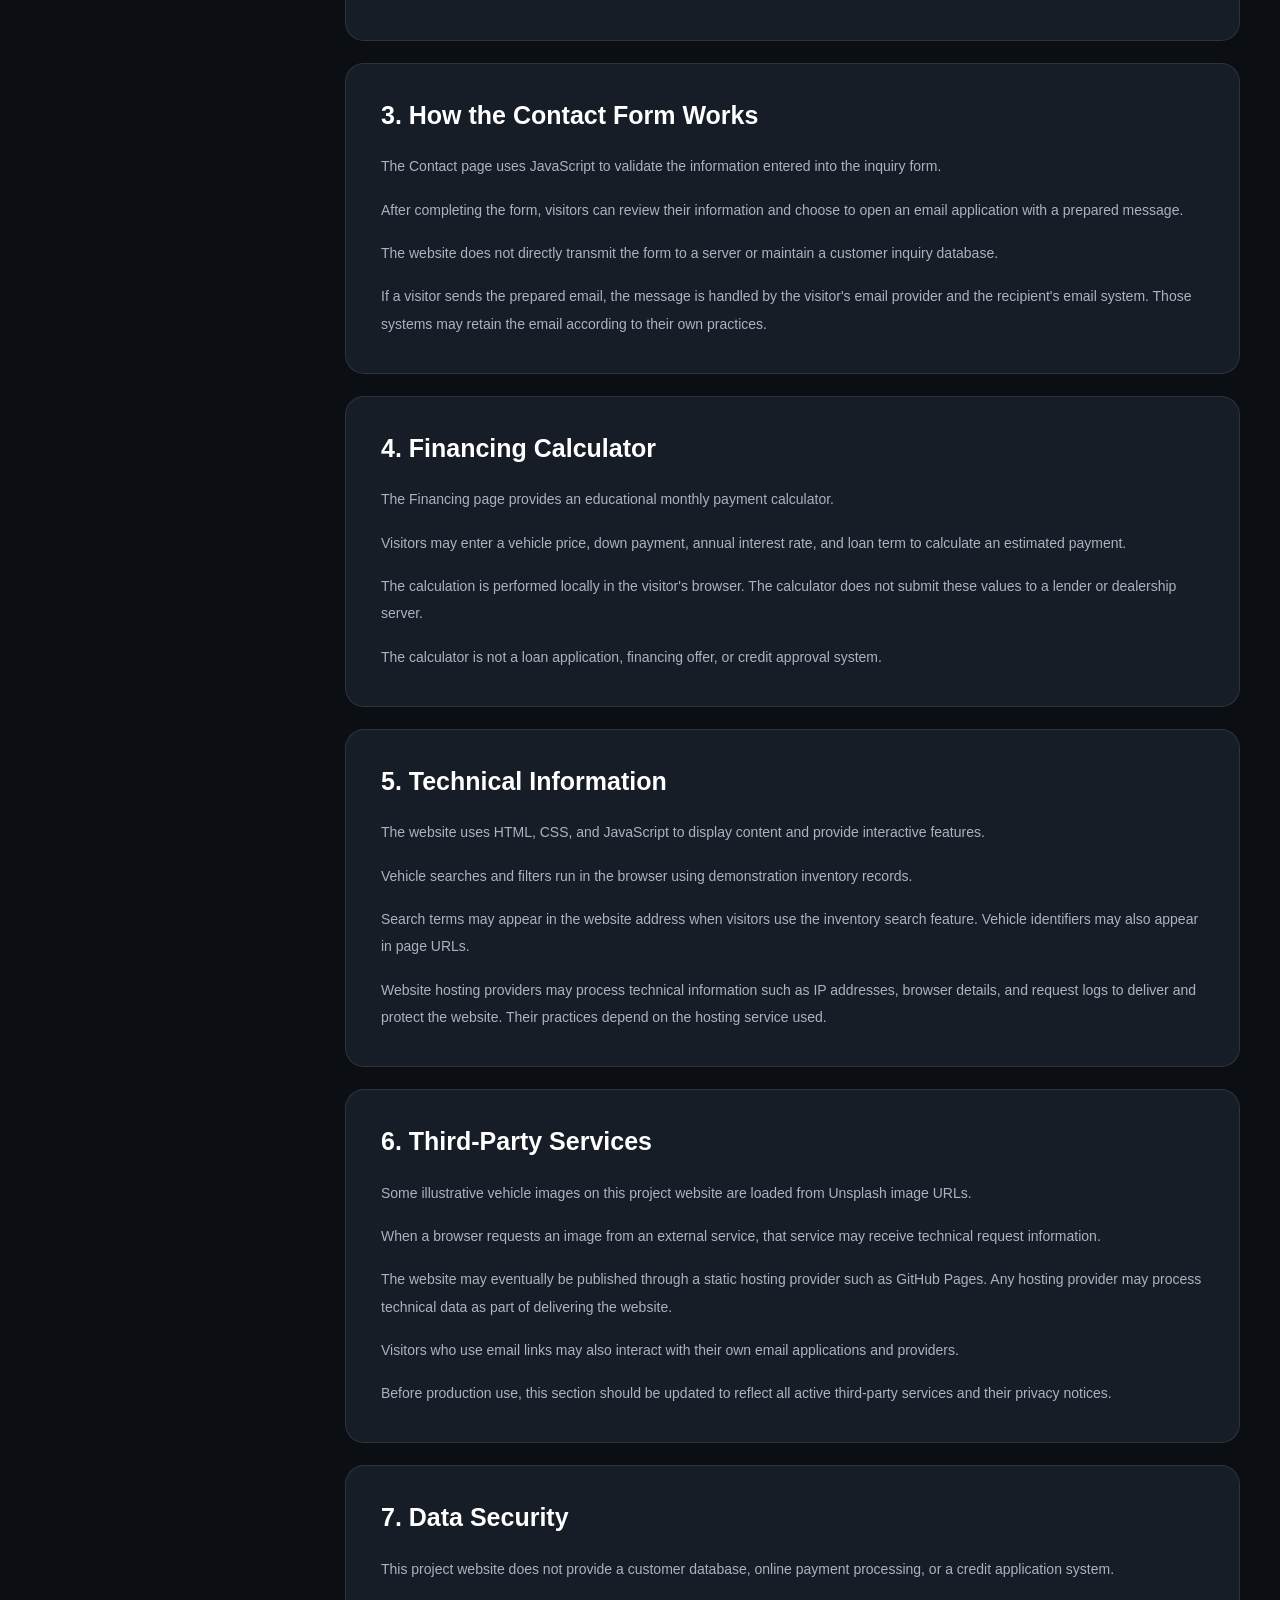
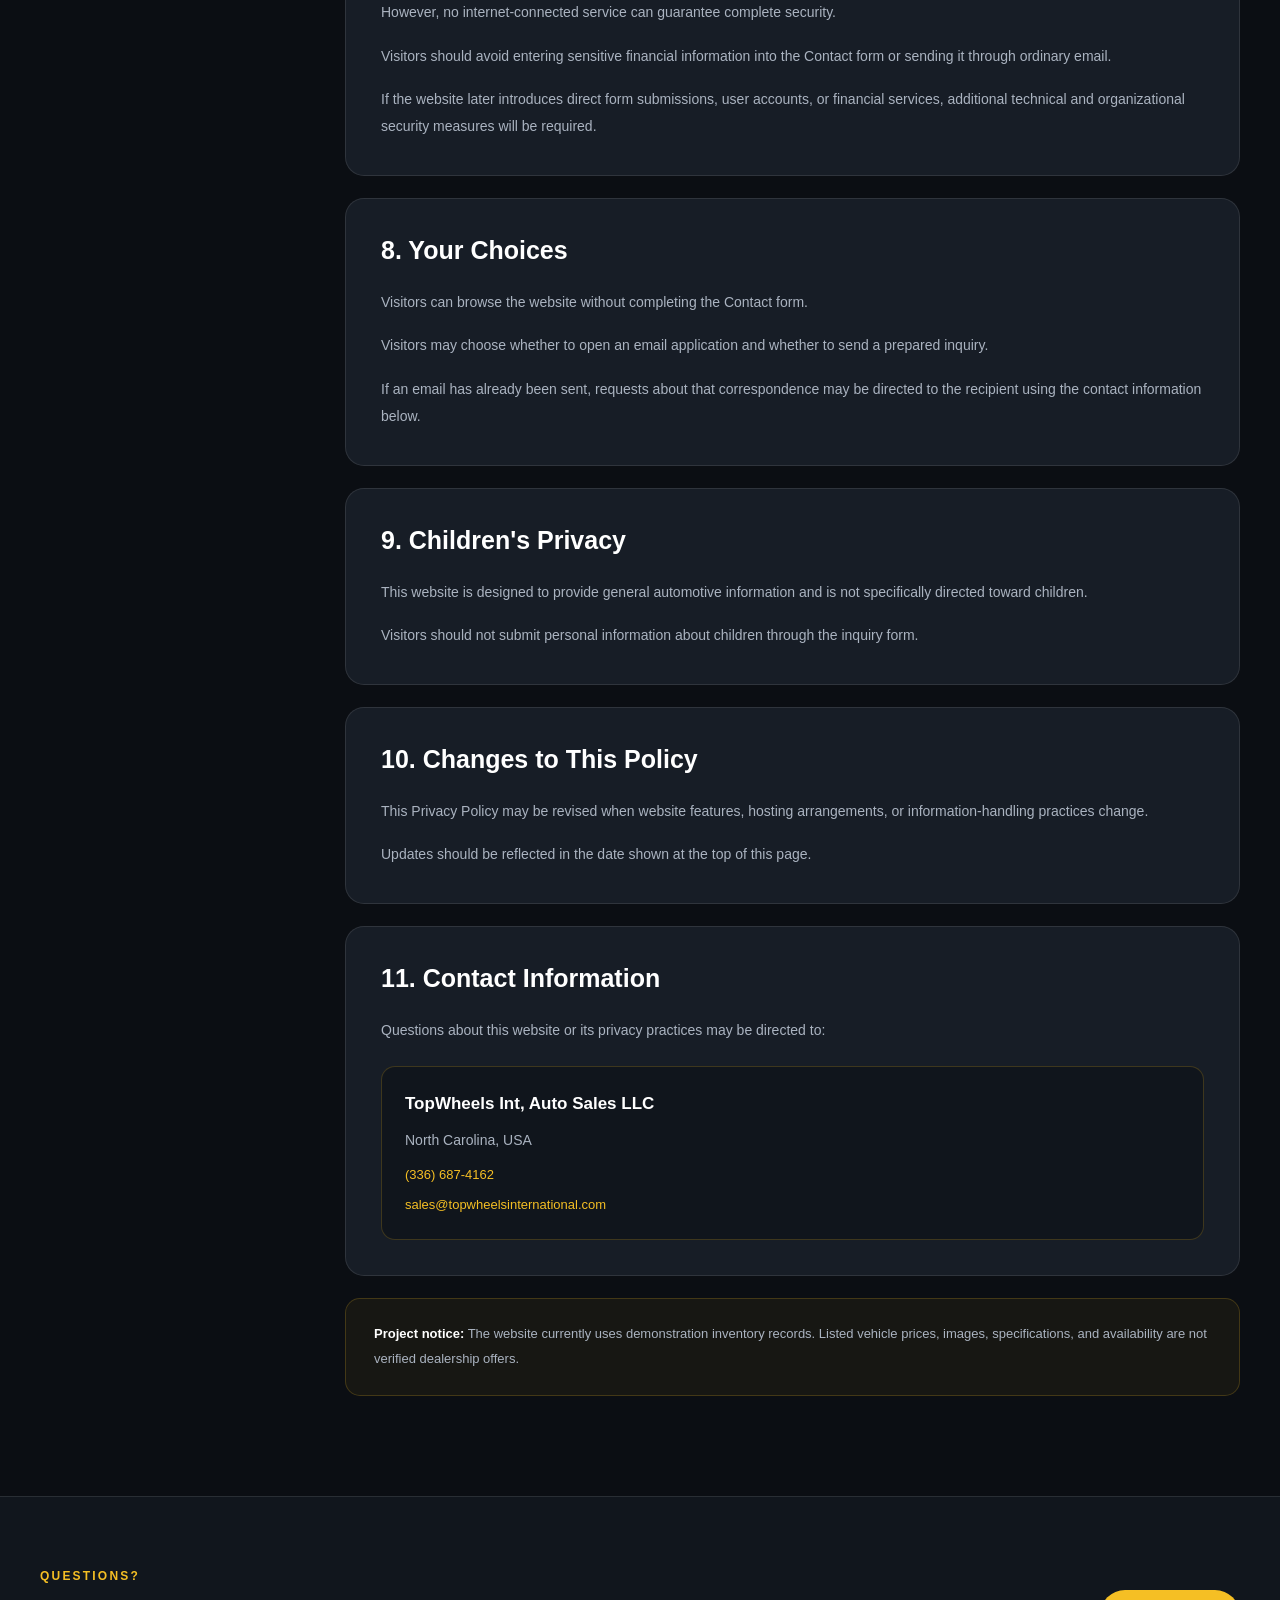
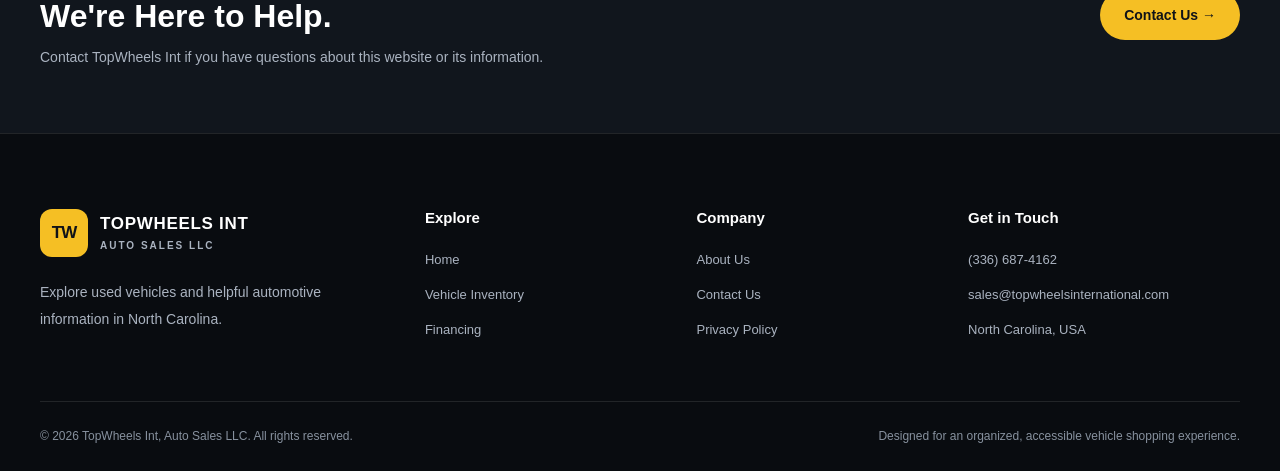
<file: privacy.html>
<!DOCTYPE html>
<html lang="en">
<head>
  <meta charset="UTF-8">
  <meta name="viewport" content="width=device-width, initial-scale=1.0">

  <title>Privacy Policy | TopWheels Int, Auto Sales LLC</title>

  <meta name="description"
        content="Read the TopWheels Int website privacy policy to learn how the contact form, financing calculator, and demonstration inventory work.">

  <meta name="theme-color" content="#101318">

  <link rel="stylesheet" href="css/styles.css">
  <script src="js/main.js" defer></script>
</head>

<body>

  <a class="skip-link" href="#main-content">
    Skip to main content
  </a>

  <!-- HEADER -->
  <header class="site-header">
    <div class="container header-inner">

      <a class="brand"
         href="index.html"
         aria-label="TopWheels Int homepage">

        
<img
  class="brand-logo"
  src="assets/topwheels-logo.jpg.jpeg"
  alt="TopWheels logo"
>


        <span class="brand-text">
          <strong>TOPWHEELS INT</strong>
          <small>AUTO SALES LLC</small>
        </span>
      </a>

      <button class="menu-toggle"
              type="button"
              aria-label="Open navigation menu"
              aria-controls="primary-navigation"
              aria-expanded="false">
        <span></span>
        <span></span>
        <span></span>
      </button>

      <nav class="primary-nav"
           id="primary-navigation"
           aria-label="Main navigation">

        <a href="index.html">Home</a>
        <a href="inventory.html">Inventory</a>
        <a href="financing.html">Financing</a>
        <a href="about.html">About</a>
        <a href="contact.html">Contact</a>

      </nav>

      <a class="header-contact"
         href="tel:+13366874162">
        Call (336) 687-4162
      </a>

    </div>
  </header>

  <main id="main-content">

    <!-- PRIVACY HERO -->
    <section class="privacy-hero">

      <div class="container">

        <nav class="breadcrumb"
             aria-label="Breadcrumb">

          <a href="index.html">Home</a>

          <span aria-hidden="true">/</span>

          <span>Privacy Policy</span>

        </nav>

        <span class="section-kicker">
          WEBSITE INFORMATION
        </span>

        <h1>
          Privacy &amp;
          <span>Transparency.</span>
        </h1>

        <p>
          Learn how this website handles information
          entered into its interactive features and
          what happens when you contact TopWheels Int.
        </p>

        <div class="privacy-updated">
          <span>Last updated:</span>
          <strong>November 21, 2026</strong>
        </div>

      </div>

    </section>

    <!-- PRIVACY CONTENT -->
    <section class="privacy-main-section">

      <div class="container">

        <div class="privacy-layout">

          <!-- TABLE OF CONTENTS -->
          <aside class="privacy-sidebar">

            <nav class="privacy-toc"
                 aria-label="Privacy policy sections">

              <h2>On This Page</h2>

              <a href="#privacy-overview">
                01. Overview
              </a>

              <a href="#privacy-information">
                02. Information You Provide
              </a>

              <a href="#privacy-contact">
                03. Contact Form
              </a>

              <a href="#privacy-calculator">
                04. Financing Calculator
              </a>

              <a href="#privacy-technical">
                05. Technical Information
              </a>

              <a href="#privacy-third-parties">
                06. Third-Party Services
              </a>

              <a href="#privacy-security">
                07. Data Security
              </a>

              <a href="#privacy-choices">
                08. Your Choices
              </a>

              <a href="#privacy-children">
                09. Children's Privacy
              </a>

              <a href="#privacy-changes">
                10. Policy Changes
              </a>

              <a href="#privacy-questions">
                11. Contact Information
              </a>

            </nav>

          </aside>

          <!-- POLICY -->
          <article class="privacy-content">

            <div class="privacy-intro-card">

              <span class="section-kicker">
                IMPORTANT INFORMATION
              </span>

              <h2>
                Understanding This Website
              </h2>

              <p>
                This website was developed as an
                IST 301 information organization
                project for TopWheels Int,
                Auto Sales LLC.
              </p>

              <p>
                It currently uses demonstration
                vehicle records and browser-based
                interactive features. It is not
                configured to process credit
                applications or accept direct
                website form submissions.
              </p>

            </div>

            <!-- SECTION 1 -->
            <section id="privacy-overview"
                     class="privacy-policy-section">

              <h2>1. Overview</h2>

              <p>
                This Privacy Policy explains how
                information is handled when visitors
                use the TopWheels Int website.
              </p>

              <p>
                The website provides vehicle
                information, search and filtering
                tools, an educational financing
                calculator, and a contact inquiry
                feature.
              </p>

              <p>
                The explanations below describe the
                website as currently developed for
                this project. They should be reviewed
                if new services or data collection
                features are introduced.
              </p>

            </section>

            <!-- SECTION 2 -->
            <section id="privacy-information"
                     class="privacy-policy-section">

              <h2>2. Information You Provide</h2>

              <p>
                Visitors may choose to enter the
                following information into the
                Contact page:
              </p>

              <ul>
                <li>Full name</li>
                <li>Email address</li>
                <li>Phone number, if provided</li>
                <li>Inquiry category</li>
                <li>Message content</li>
                <li>Vehicle information associated with an inquiry</li>
              </ul>

              <p>
                Visitors should not include Social
                Security numbers, financial account
                details, payment card numbers, or
                other sensitive personal information
                in ordinary website inquiries.
              </p>

            </section>

            <!-- SECTION 3 -->
            <section id="privacy-contact"
                     class="privacy-policy-section">

              <h2>3. How the Contact Form Works</h2>

              <p>
                The Contact page uses JavaScript
                to validate the information entered
                into the inquiry form.
              </p>

              <p>
                After completing the form, visitors
                can review their information and
                choose to open an email application
                with a prepared message.
              </p>

              <p>
                The website does not directly
                transmit the form to a server or
                maintain a customer inquiry
                database.
              </p>

              <p>
                If a visitor sends the prepared
                email, the message is handled by
                the visitor's email provider and
                the recipient's email system.
                Those systems may retain the email
                according to their own practices.
              </p>

            </section>

            <!-- SECTION 4 -->
            <section id="privacy-calculator"
                     class="privacy-policy-section">

              <h2>4. Financing Calculator</h2>

              <p>
                The Financing page provides an
                educational monthly payment
                calculator.
              </p>

              <p>
                Visitors may enter a vehicle price,
                down payment, annual interest rate,
                and loan term to calculate an
                estimated payment.
              </p>

              <p>
                The calculation is performed
                locally in the visitor's browser.
                The calculator does not submit
                these values to a lender or
                dealership server.
              </p>

              <p>
                The calculator is not a loan
                application, financing offer,
                or credit approval system.
              </p>

            </section>

            <!-- SECTION 5 -->
            <section id="privacy-technical"
                     class="privacy-policy-section">

              <h2>5. Technical Information</h2>

              <p>
                The website uses HTML, CSS, and
                JavaScript to display content and
                provide interactive features.
              </p>

              <p>
                Vehicle searches and filters run
                in the browser using demonstration
                inventory records.
              </p>

              <p>
                Search terms may appear in the
                website address when visitors use
                the inventory search feature.
                Vehicle identifiers may also
                appear in page URLs.
              </p>

              <p>
                Website hosting providers may
                process technical information
                such as IP addresses, browser
                details, and request logs to
                deliver and protect the website.
                Their practices depend on the
                hosting service used.
              </p>

            </section>

            <!-- SECTION 6 -->
            <section id="privacy-third-parties"
                     class="privacy-policy-section">

              <h2>6. Third-Party Services</h2>

              <p>
                Some illustrative vehicle images
                on this project website are loaded
                from Unsplash image URLs.
              </p>

              <p>
                When a browser requests an image
                from an external service, that
                service may receive technical
                request information.
              </p>

              <p>
                The website may eventually be
                published through a static hosting
                provider such as GitHub Pages.
                Any hosting provider may process
                technical data as part of
                delivering the website.
              </p>

              <p>
                Visitors who use email links may
                also interact with their own
                email applications and providers.
              </p>

              <p>
                Before production use, this
                section should be updated to
                reflect all active third-party
                services and their privacy notices.
              </p>

            </section>

            <!-- SECTION 7 -->
            <section id="privacy-security"
                     class="privacy-policy-section">

              <h2>7. Data Security</h2>

              <p>
                This project website does not
                provide a customer database,
                online payment processing,
                or a credit application system.
              </p>

              <p>
                However, no internet-connected
                service can guarantee complete
                security.
              </p>

              <p>
                Visitors should avoid entering
                sensitive financial information
                into the Contact form or
                sending it through ordinary email.
              </p>

              <p>
                If the website later introduces
                direct form submissions, user
                accounts, or financial services,
                additional technical and
                organizational security measures
                will be required.
              </p>

            </section>

            <!-- SECTION 8 -->
            <section id="privacy-choices"
                     class="privacy-policy-section">

              <h2>8. Your Choices</h2>

              <p>
                Visitors can browse the website
                without completing the Contact
                form.
              </p>

              <p>
                Visitors may choose whether to
                open an email application and
                whether to send a prepared
                inquiry.
              </p>

              <p>
                If an email has already been
                sent, requests about that
                correspondence may be directed
                to the recipient using the
                contact information below.
              </p>

            </section>

            <!-- SECTION 9 -->
            <section id="privacy-children"
                     class="privacy-policy-section">

              <h2>9. Children's Privacy</h2>

              <p>
                This website is designed to
                provide general automotive
                information and is not
                specifically directed toward
                children.
              </p>

              <p>
                Visitors should not submit
                personal information about
                children through the inquiry form.
              </p>

            </section>

            <!-- SECTION 10 -->
            <section id="privacy-changes"
                     class="privacy-policy-section">

              <h2>10. Changes to This Policy</h2>

              <p>
                This Privacy Policy may be
                revised when website features,
                hosting arrangements, or
                information-handling practices
                change.
              </p>

              <p>
                Updates should be reflected
                in the date shown at the top
                of this page.
              </p>

            </section>

            <!-- SECTION 11 -->
            <section id="privacy-questions"
                     class="privacy-policy-section">

              <h2>11. Contact Information</h2>

              <p>
                Questions about this website
                or its privacy practices may
                be directed to:
              </p>

              <div class="privacy-contact-card">

                <strong>
                  TopWheels Int, Auto Sales LLC
                </strong>

                <p>
                  North Carolina, USA
                </p>

                <a href="tel:+13366874162">
                  (336) 687-4162
                </a>

                <a href="mailto:sales@topwheelsinternational.com">
                  sales@topwheelsinternational.com
                </a>

              </div>

            </section>

            <div class="privacy-end-note">

              <p>
                <strong>Project notice:</strong>
                The website currently uses
                demonstration inventory records.
                Listed vehicle prices, images,
                specifications, and availability
                are not verified dealership offers.
              </p>

            </div>

          </article>

        </div>

      </div>

    </section>

    <!-- BOTTOM CTA -->
    <section class="privacy-bottom-section">

      <div class="container">

        <div class="privacy-bottom-content">

          <div>

            <span class="section-kicker">
              QUESTIONS?
            </span>

            <h2>
              We're Here to Help.
            </h2>

            <p>
              Contact TopWheels Int if you
              have questions about this
              website or its information.
            </p>

          </div>

          <a href="contact.html"
             class="btn btn-primary">
            Contact Us →
          </a>

        </div>

      </div>

    </section>

  </main>

  <!-- FOOTER -->
  <footer class="site-footer">

    <div class="container">

      <div class="footer-grid">

        <div class="footer-brand-column">

          <a class="brand footer-brand"
             href="index.html">

            <span class="brand-icon"
                  aria-hidden="true">TW</span>

            <span class="brand-text">
              <strong>TOPWHEELS INT</strong>
              <small>AUTO SALES LLC</small>
            </span>

          </a>

          <p>
            Explore used vehicles and helpful
            automotive information in North Carolina.
          </p>

        </div>

        <div class="footer-column">

          <h3>Explore</h3>

          <a href="index.html">Home</a>
          <a href="inventory.html">Vehicle Inventory</a>
          <a href="financing.html">Financing</a>

        </div>

        <div class="footer-column">

          <h3>Company</h3>

          <a href="about.html">About Us</a>
          <a href="contact.html">Contact Us</a>
          <a href="privacy.html"
             aria-current="page">Privacy Policy</a>

        </div>

        <div class="footer-column">

          <h3>Get in Touch</h3>

          <a href="tel:+13366874162">
            (336) 687-4162
          </a>

          <a href="mailto:sales@topwheelsinternational.com">
            sales@topwheelsinternational.com
          </a>

          <p>North Carolina, USA</p>

        </div>

      </div>

      <div class="footer-bottom">

        <p>
          &copy; <span id="year">2026</span>
          TopWheels Int, Auto Sales LLC.
          All rights reserved.
        </p>

        <p>
          Designed for an organized, accessible
          vehicle shopping experience.
        </p>

      </div>

    </div>

  </footer>

</body>
</html>
</file>
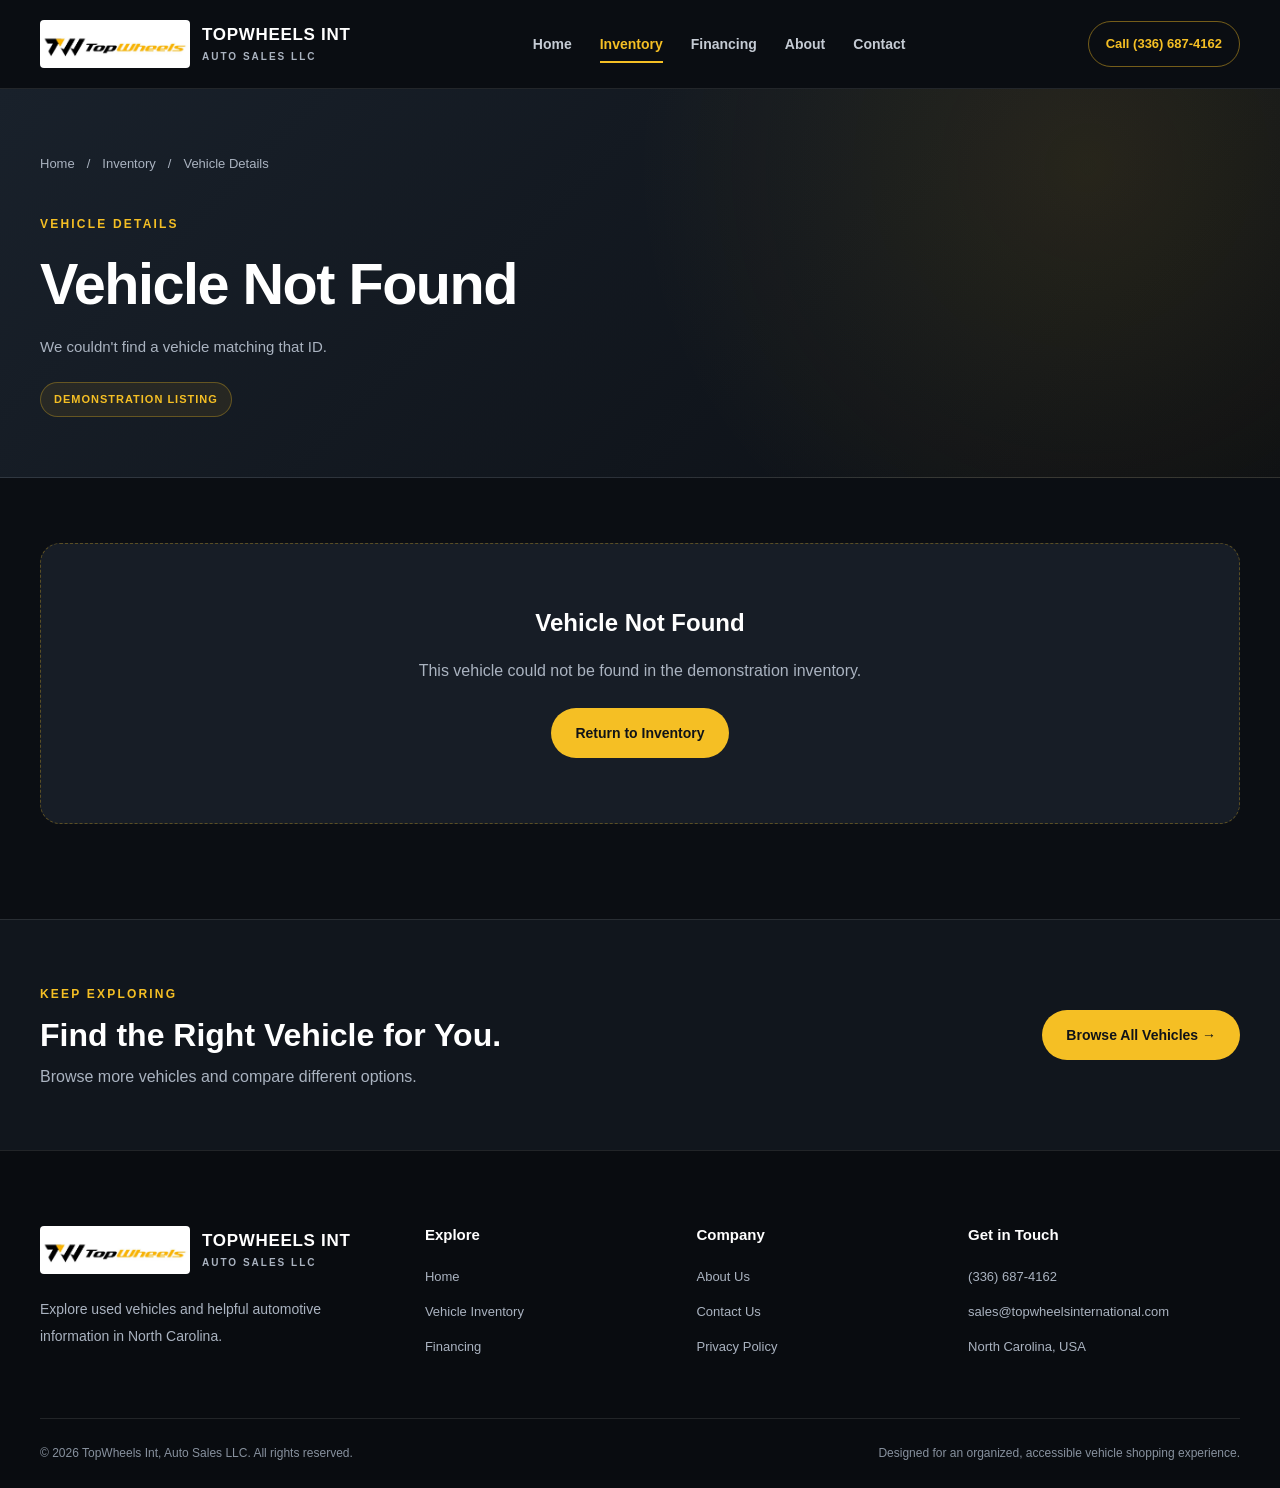
<file: vehicle.html>
<!DOCTYPE html>
<html lang="en">
<head>
  <meta charset="UTF-8">
  <meta name="viewport" content="width=device-width, initial-scale=1.0">

  <title>Vehicle Details | TopWheels Int, Auto Sales LLC</title>
  <meta name="description"
        content="Explore vehicle details, specifications, mileage, and pricing at TopWheels Int, Auto Sales LLC.">
  <meta name="theme-color" content="#101318">

  <link rel="stylesheet" href="css/styles.css">
  <script src="js/main.js" defer></script>
</head>

<body>

  <a class="skip-link" href="#main-content">
    Skip to main content
  </a>

  <!-- HEADER -->
  <header class="site-header">
    <div class="container header-inner">

      <a class="brand" href="index.html"
         aria-label="TopWheels Int, Auto Sales LLC homepage">
        
<img
  class="brand-logo"
  src="assets/topwheels-logo.jpg.jpeg"
  alt="TopWheels logo"
>

        <span class="brand-text">
          <strong>TOPWHEELS INT</strong>
          <small>AUTO SALES LLC</small>
        </span>
      </a>

      <button class="menu-toggle"
              type="button"
              aria-label="Open navigation menu"
              aria-controls="primary-navigation"
              aria-expanded="false">
        <span></span>
        <span></span>
        <span></span>
      </button>

      <nav class="primary-nav"
           id="primary-navigation"
           aria-label="Main navigation">
        <a href="index.html">Home</a>
        <a href="inventory.html"
           class="active"
           aria-current="page">Inventory</a>
        <a href="financing.html">Financing</a>
        <a href="about.html">About</a>
        <a href="contact.html">Contact</a>
      </nav>

      <a class="header-contact" href="tel:+13366874162">
        Call (336) 687-4162
      </a>

    </div>
  </header>

  <main id="main-content">

    <!-- VEHICLE HEADING -->
    <section class="details-hero">
      <div class="container">

        <nav class="breadcrumb" aria-label="Breadcrumb">
          <a href="index.html">Home</a>
          <span aria-hidden="true">/</span>
          <a href="inventory.html">Inventory</a>
          <span aria-hidden="true">/</span>
          <span id="vehicleBreadcrumb">Vehicle Details</span>
        </nav>

        <span class="section-kicker">VEHICLE DETAILS</span>

        <h1 id="vehicleTitle">Loading vehicle...</h1>

        <p id="vehicleSubtitle">
          Explore specifications and vehicle information.
        </p>

        <span class="details-demo-badge">
          DEMONSTRATION LISTING
        </span>

      </div>
    </section>

    <!-- MAIN VEHICLE CONTENT -->
    <section class="details-section">
      <div class="container">

        <div id="vehicleNotFound" class="details-not-found" hidden>
          <h2>Vehicle Not Found</h2>
          <p>
            This vehicle could not be found in the
            demonstration inventory.
          </p>
          <a class="btn btn-primary" href="inventory.html">
            Return to Inventory
          </a>
        </div>

        <div id="vehicleContent" class="details-layout" hidden>

          <!-- LEFT COLUMN -->
          <div class="details-main">

            <div class="details-image-card">
              <div id="vehicleImageContainer"
                   class="details-image-container">
              </div>

              <div class="details-image-footer">
                <span>Vehicle image</span>
                <span>Illustrative / demo listing</span>
              </div>
            </div>

            <!-- OVERVIEW -->
            <section class="details-panel"
                     aria-labelledby="overviewHeading">

              <div class="details-panel-heading">
                <span class="section-kicker">ABOUT THIS VEHICLE</span>
                <h2 id="overviewHeading">Vehicle Overview</h2>
              </div>

              <p id="vehicleDescription"
                 class="vehicle-description">
              </p>

              <div id="vehicleTags"
                   class="details-tags">
              </div>

            </section>

            <!-- SPECIFICATIONS -->
            <section class="details-panel"
                     aria-labelledby="specificationsHeading">

              <div class="details-panel-heading">
                <span class="section-kicker">VEHICLE INFORMATION</span>
                <h2 id="specificationsHeading">
                  Specifications
                </h2>
              </div>

              <dl id="vehicleSpecifications"
                  class="specifications-grid">
              </dl>

            </section>

          </div>

          <!-- RIGHT COLUMN -->
          <aside class="details-sidebar">

            <div class="details-price-card">

              <span class="section-kicker">
                DEMONSTRATION PRICE
              </span>

              <div id="vehiclePrice"
                   class="details-price">
                —
              </div>

              <p class="details-price-note">
                Example pricing only. Not a confirmed
                dealership offer.
              </p>

              <div class="details-quick-stats">

                <div>
                  <span>Mileage</span>
                  <strong id="vehicleMileage">—</strong>
                </div>

                <div>
                  <span>Fuel Type</span>
                  <strong id="vehicleFuel">—</strong>
                </div>

                <div>
                  <span>Body Type</span>
                  <strong id="vehicleBodyType">—</strong>
                </div>

                <div>
                  <span>Drivetrain</span>
                  <strong id="vehicleDrivetrain">—</strong>
                </div>

              </div>

              <a id="vehicleContactLink"
                 class="btn btn-primary details-full-button"
                 href="contact.html">
                Ask About This Vehicle →
              </a>

              <a class="btn btn-outline details-full-button"
                 href="financing.html">
                Financing Information
              </a>

              <a class="details-phone"
                 href="tel:+13366874162">
                Call (336) 687-4162
              </a>

            </div>

            <div class="details-help-card">
              <h3>Have Questions?</h3>
              <p>
                Contact our team to ask about
                vehicle information and next steps.
              </p>
              <a href="contact.html">
                Contact TopWheels →
              </a>
            </div>

          </aside>

        </div>

      </div>
    </section>

    <!-- BACK TO INVENTORY -->
    <section class="details-bottom-section">
      <div class="container">
        <div class="details-bottom-content">
          <div>
            <span class="section-kicker">KEEP EXPLORING</span>
            <h2>Find the Right Vehicle for You.</h2>
            <p>
              Browse more vehicles and compare
              different options.
            </p>
          </div>

          <a href="inventory.html" class="btn btn-primary">
            Browse All Vehicles →
          </a>
        </div>
      </div>
    </section>

  </main>

  <!-- FOOTER -->
  <footer class="site-footer">
    <div class="container">

      <div class="footer-grid">

        <div class="footer-brand-column">
          <a class="brand footer-brand" href="index.html">
            
<img
  class="brand-logo"
  src="assets/topwheels-logo.jpg.jpeg"
  alt="TopWheels logo"
>

            <span class="brand-text">
              <strong>TOPWHEELS INT</strong>
              <small>AUTO SALES LLC</small>
            </span>
          </a>

          <p>
            Explore used vehicles and helpful
            automotive information in North Carolina.
          </p>
        </div>

        <div class="footer-column">
          <h3>Explore</h3>
          <a href="index.html">Home</a>
          <a href="inventory.html">Vehicle Inventory</a>
          <a href="financing.html">Financing</a>
        </div>

        <div class="footer-column">
          <h3>Company</h3>
          <a href="about.html">About Us</a>
          <a href="contact.html">Contact Us</a>
          <a href="privacy.html">Privacy Policy</a>
        </div>

        <div class="footer-column">
          <h3>Get in Touch</h3>
          <a href="tel:+13366874162">
            (336) 687-4162
          </a>
          <a href="mailto:sales@topwheelsinternational.com">
            sales@topwheelsinternational.com
          </a>
          <p>North Carolina, USA</p>
        </div>

      </div>

      <div class="footer-bottom">
        <p>
          &copy; <span id="year">2026</span>
          TopWheels Int, Auto Sales LLC.
          All rights reserved.
        </p>

        <p>
          Designed for an organized, accessible
          vehicle shopping experience.
        </p>
      </div>

    </div>
  </footer>

</body>
</html>
</file>
<file: css/styles.css>
/* ==================================================
   TOPWHEELS INT, AUTO SALES LLC
   Modern Dealership Website
   IST 301 Website Project
   ================================================== */

/* ===== DESIGN SYSTEM ===== */

:root {
  --bg: #0b0e13;
  --bg-secondary: #11161d;
  --surface: #171d26;
  --surface-light: #202733;

  --gold: #f5bf24;
  --gold-light: #ffdc69;
  --gold-dark: #d99f0c;

  --white: #ffffff;
  --text: #e9edf2;
  --muted: #aab3c0;

  --border: rgba(255, 255, 255, 0.10);

  --radius-sm: 10px;
  --radius-md: 16px;
  --radius-lg: 24px;

  --shadow: 0 18px 55px rgba(0, 0, 0, 0.28);

  --container: 1200px;

  --transition: 0.25s ease;
}

/* ===== RESET ===== */

* {
  box-sizing: border-box;
}

html {
  scroll-behavior: smooth;
}

body {
  margin: 0;
  min-width: 320px;
  background: var(--bg);
  color: var(--text);
  font-family: "Segoe UI", Arial, sans-serif;
  line-height: 1.6;
  -webkit-font-smoothing: antialiased;
}

img {
  display: block;
  max-width: 100%;
}

a {
  color: inherit;
  text-decoration: none;
}

button,
input,
select,
textarea {
  font: inherit;
}

button {
  cursor: pointer;
}

h1,
h2,
h3,
p {
  margin-top: 0;
}

h1,
h2,
h3 {
  line-height: 1.2;
}

::selection {
  background: var(--gold);
  color: #111;
}

.container {
  width: min(var(--container), calc(100% - 40px));
  margin-inline: auto;
}

.sr-only {
  position: absolute;
  width: 1px;
  height: 1px;
  padding: 0;
  margin: -1px;
  overflow: hidden;
  clip: rect(0, 0, 0, 0);
  white-space: nowrap;
  border: 0;
}

.skip-link {
  position: absolute;
  left: 20px;
  top: -100px;
  z-index: 1000;
  padding: 12px 18px;
  background: var(--gold);
  color: #111;
  border-radius: 8px;
}

.skip-link:focus {
  top: 12px;
}

:focus-visible {
  outline: 3px solid var(--gold-light);
  outline-offset: 4px;
}

/* ===== BUTTONS ===== */

.btn {
  display: inline-flex;
  align-items: center;
  justify-content: center;
  gap: 12px;
  min-height: 50px;
  padding: 13px 23px;
  border: 1px solid transparent;
  border-radius: 999px;
  font-size: 14px;
  font-weight: 700;
  line-height: 1.3;
  text-align: center;
  transition:
    background var(--transition),
    color var(--transition),
    border-color var(--transition),
    transform var(--transition),
    box-shadow var(--transition);
}

.btn:hover {
  transform: translateY(-2px);
}

.btn-primary {
  background: var(--gold);
  color: #101318;
}

.btn-primary:hover {
  background: var(--gold-light);
  box-shadow: 0 10px 28px rgba(245, 191, 36, 0.20);
}

.btn-outline {
  background: transparent;
  border-color: rgba(255, 255, 255, 0.35);
  color: var(--white);
}

.btn-outline:hover {
  border-color: var(--gold);
  color: var(--gold);
}

/* ===== HEADER ===== */

.site-header {
  position: sticky;
  top: 0;
  z-index: 100;
  background: rgba(11, 14, 19, 0.96);
  border-bottom: 1px solid var(--border);
  backdrop-filter: blur(18px);
  -webkit-backdrop-filter: blur(18px);
}

.header-inner {
  display: flex;
  align-items: center;
  justify-content: space-between;
  gap: 24px;
  min-height: 88px;
}

.brand {
  display: inline-flex;
  align-items: center;
  gap: 12px;
  flex-shrink: 0;
}

.brand-icon {
  display: grid;
  place-items: center;
  width: 48px;
  height: 48px;
  border-radius: 12px;
  background: var(--gold);
  color: #101318;
  font-size: 17px;
  font-weight: 900;
  letter-spacing: -1px;
}

.brand-text {
  display: flex;
  flex-direction: column;
  line-height: 1.2;
}

.brand-text strong {
  color: var(--white);
  font-size: 17px;
  letter-spacing: 0.7px;
}

.brand-text small {
  margin-top: 5px;
  color: var(--muted);
  font-size: 10px;
  font-weight: 700;
  letter-spacing: 2px;
}

.primary-nav {
  display: flex;
  align-items: center;
  gap: 28px;
}

.primary-nav a {
  position: relative;
  padding: 8px 0;
  color: #c5cbd4;
  font-size: 14px;
  font-weight: 600;
  transition: color var(--transition);
}

.primary-nav a:hover,
.primary-nav a.active {
  color: var(--gold);
}

.primary-nav a.active::after {
  content: "";
  position: absolute;
  bottom: 0;
  left: 0;
  width: 100%;
  height: 2px;
  background: var(--gold);
}

.header-contact {
  flex-shrink: 0;
  padding: 12px 17px;
  border: 1px solid rgba(245, 191, 36, 0.45);
  border-radius: 999px;
  color: var(--gold);
  font-size: 13px;
  font-weight: 700;
  transition: background var(--transition);
}

.header-contact:hover {
  background: rgba(245, 191, 36, 0.10);
}

.menu-toggle {
  display: none;
  flex-direction: column;
  justify-content: center;
  gap: 5px;
  width: 44px;
  height: 44px;
  padding: 10px;
  border: 1px solid var(--border);
  border-radius: 10px;
  background: var(--surface);
}

.menu-toggle span {
  display: block;
  width: 100%;
  height: 2px;
  border-radius: 2px;
  background: var(--white);
}

/* ===== HERO ===== */

.hero {
  position: relative;
  overflow: hidden;
  padding: 100px 0 105px;
  background:
    radial-gradient(
      ellipse at 15% 20%,
      rgba(245, 191, 36, 0.09),
      transparent 45%
    ),
    linear-gradient(135deg, #111821, #0b0e13 65%);
}

.hero::before {
  content: "";
  position: absolute;
  right: -160px;
  top: -180px;
  width: 560px;
  height: 560px;
  border: 1px solid rgba(245, 191, 36, 0.07);
  border-radius: 50%;
  pointer-events: none;
}

.hero-layout {
  position: relative;
  display: grid;
  grid-template-columns: 0.95fr 1.05fr;
  align-items: center;
  gap: 60px;
}

.eyebrow,
.section-kicker {
  display: inline-block;
  color: var(--gold);
  font-size: 12px;
  font-weight: 800;
  letter-spacing: 2.2px;
  text-transform: uppercase;
}

.hero h1 {
  margin: 22px 0;
  color: var(--white);
  font-size: clamp(44px, 5vw, 72px);
  font-weight: 850;
  letter-spacing: -2.5px;
  line-height: 1.08;
}

.hero h1 span {
  display: block;
  color: var(--gold);
}

.hero-description {
  max-width: 520px;
  margin-bottom: 30px;
  color: var(--muted);
  font-size: 17px;
  line-height: 1.85;
}

.hero-actions {
  display: flex;
  gap: 14px;
  flex-wrap: wrap;
}

.hero-highlights {
  display: flex;
  gap: 16px;
  flex-wrap: wrap;
  margin-top: 35px;
}

.highlight-item {
  display: inline-flex;
  align-items: center;
  gap: 8px;
  color: #c8cfd8;
  font-size: 12px;
  font-weight: 600;
}

.highlight-icon {
  display: grid;
  place-items: center;
  width: 21px;
  height: 21px;
  border-radius: 50%;
  background: rgba(245, 191, 36, 0.13);
  color: var(--gold);
  font-size: 12px;
}

.hero-visual {
  position: relative;
  min-width: 0;
}

.hero-image-frame {
  position: relative;
  overflow: hidden;
  border: 1px solid rgba(255, 255, 255, 0.12);
  border-radius: 28px;
  box-shadow: var(--shadow);
}

.hero-image {
  width: 100%;
  height: 450px;
  object-fit: cover;
  transition: transform 0.6s ease;
}

.hero-image-frame:hover .hero-image {
  transform: scale(1.04);
}

.hero-image-frame::after {
  content: "";
  position: absolute;
  inset: 0;
  background: linear-gradient(
    to top,
    rgba(0, 0, 0, 0.50),
    transparent 45%
  );
  pointer-events: none;
}

.hero-image-label {
  position: absolute;
  bottom: 22px;
  left: 22px;
  z-index: 1;
  display: flex;
  align-items: center;
  gap: 10px;
  padding: 11px 15px;
  border: 1px solid rgba(255, 255, 255, 0.20);
  border-radius: 999px;
  background: rgba(10, 12, 16, 0.75);
  color: var(--white);
  font-size: 11px;
  font-weight: 800;
  letter-spacing: 1.2px;
  backdrop-filter: blur(10px);
}

.label-dot {
  width: 8px;
  height: 8px;
  border-radius: 50%;
  background: var(--gold);
}

.hero-floating-card {
  position: absolute;
  right: -18px;
  bottom: -25px;
  display: flex;
  align-items: center;
  gap: 14px;
  padding: 17px 20px;
  border: 1px solid rgba(245, 191, 36, 0.20);
  border-radius: 16px;
  background: #1b222d;
  box-shadow: var(--shadow);
}

.floating-card-icon {
  display: grid;
  place-items: center;
  width: 42px;
  height: 42px;
  border-radius: 12px;
  background: rgba(245, 191, 36, 0.14);
  color: var(--gold);
  font-size: 22px;
}

.hero-floating-card strong {
  color: var(--white);
  font-size: 13px;
}

.hero-floating-card p {
  margin: 3px 0 0;
  color: var(--muted);
  font-size: 12px;
}

/* ===== QUICK SEARCH ===== */

.quick-search-section {
  position: relative;
  z-index: 2;
  margin-top: -35px;
}

.quick-search-panel {
  display: grid;
  grid-template-columns: 1fr 1fr;
  align-items: center;
  gap: 35px;
  padding: 32px 38px;
  border: 1px solid rgba(245, 191, 36, 0.16);
  border-radius: 22px;
  background: #1a202a;
  box-shadow: var(--shadow);
}

.quick-search-panel h2 {
  margin: 8px 0;
  color: var(--white);
  font-size: 24px;
}

.quick-search-panel p {
  margin: 0;
  color: var(--muted);
  font-size: 14px;
}

.quick-search-form {
  display: flex;
  align-items: stretch;
  gap: 10px;
}

.quick-search-form input {
  flex: 1;
  min-width: 0;
  padding: 14px 17px;
  border: 1px solid rgba(255, 255, 255, 0.15);
  border-radius: 12px;
  background: #0e131a;
  color: var(--white);
  outline: none;
}

.quick-search-form input::placeholder {
  color: #87919f;
}

.quick-search-form input:focus {
  border-color: var(--gold);
  box-shadow: 0 0 0 3px rgba(245, 191, 36, 0.12);
}

/* ===== GENERAL SECTIONS ===== */

.section {
  padding: 100px 0;
}

.section-heading {
  display: flex;
  align-items: end;
  justify-content: space-between;
  gap: 24px;
  margin-bottom: 38px;
}

.section-heading h2 {
  margin: 10px 0 12px;
  color: var(--white);
  font-size: clamp(30px, 3.5vw, 43px);
  letter-spacing: -1px;
}

.section-heading p {
  max-width: 560px;
  margin: 0;
  color: var(--muted);
}

.section-heading.centered {
  display: flex;
  flex-direction: column;
  align-items: center;
  gap: 0;
  text-align: center;
}

.section-heading.centered p {
  margin-top: 3px;
}

.text-link {
  flex-shrink: 0;
  color: var(--gold);
  font-size: 14px;
  font-weight: 700;
}

.text-link:hover {
  color: var(--gold-light);
}

/* ===== FEATURED INVENTORY ===== */

.featured-section {
  padding-top: 115px;
}

.featured-grid {
  display: grid;
  grid-template-columns: repeat(3, minmax(0, 1fr));
  gap: 24px;
}

.loading-card {
  grid-column: 1 / -1;
  padding: 65px 25px;
  border: 1px dashed rgba(245, 191, 36, 0.30);
  border-radius: 20px;
  background: var(--surface);
  color: var(--muted);
  text-align: center;
}

.loading-card p {
  margin: 0;
}

.vehicle-card {
  overflow: hidden;
  border: 1px solid var(--border);
  border-radius: 20px;
  background: var(--surface);
  transition:
    transform var(--transition),
    border-color var(--transition),
    box-shadow var(--transition);
}

.vehicle-card:hover {
  transform: translateY(-6px);
  border-color: rgba(245, 191, 36, 0.45);
  box-shadow: var(--shadow);
}

.vehicle-card-image {
  position: relative;
  height: 230px;
  overflow: hidden;
  background: #242c37;
}

.vehicle-card-image img {
  width: 100%;
  height: 100%;
  object-fit: cover;
  transition: transform 0.5s ease;
}

.vehicle-card:hover .vehicle-card-image img {
  transform: scale(1.06);
}

.vehicle-badge {
  position: absolute;
  top: 15px;
  left: 15px;
  padding: 7px 12px;
  border: 1px solid rgba(255, 255, 255, 0.20);
  border-radius: 999px;
  background: rgba(11, 14, 19, 0.85);
  color: var(--white);
  font-size: 11px;
  font-weight: 800;
}

.vehicle-card-body {
  padding: 23px;
}

.vehicle-card-body h3 {
  margin-bottom: 10px;
  color: var(--white);
  font-size: 19px;
}

.vehicle-card-meta {
  display: flex;
  flex-wrap: wrap;
  gap: 9px;
  margin-bottom: 20px;
  color: var(--muted);
  font-size: 12px;
}

.vehicle-card-meta span {
  padding: 6px 9px;
  border: 1px solid var(--border);
  border-radius: 8px;
  background: #10151c;
}

.vehicle-card-bottom {
  display: flex;
  align-items: center;
  justify-content: space-between;
  gap: 12px;
  padding-top: 18px;
  border-top: 1px solid var(--border);
}

.vehicle-price {
  color: var(--gold);
  font-size: 23px;
  font-weight: 850;
}

.vehicle-view {
  color: var(--white);
  font-size: 13px;
  font-weight: 700;
}

.vehicle-view:hover {
  color: var(--gold);
}

.inventory-disclaimer {
  margin: 22px 0 0;
  color: var(--muted);
  font-size: 12px;
}

/* ===== BENEFITS ===== */

.benefits-section {
  background: var(--bg-secondary);
}

.benefits-grid {
  display: grid;
  grid-template-columns: repeat(3, minmax(0, 1fr));
  gap: 24px;
}

.benefit-card {
  padding: 34px;
  border: 1px solid var(--border);
  border-radius: 22px;
  background: var(--surface);
  transition:
    transform var(--transition),
    border-color var(--transition);
}

.benefit-card:hover {
  transform: translateY(-5px);
  border-color: rgba(245, 191, 36, 0.35);
}

.benefit-icon {
  display: grid;
  place-items: center;
  width: 56px;
  height: 56px;
  margin-bottom: 25px;
  border-radius: 15px;
  background: rgba(245, 191, 36, 0.12);
  color: var(--gold);
  font-size: 19px;
  font-weight: 900;
}

.benefit-card h3 {
  margin-bottom: 12px;
  color: var(--white);
  font-size: 21px;
}

.benefit-card p {
  margin: 0;
  color: var(--muted);
  font-size: 14px;
  line-height: 1.8;
}

/* ===== PROCESS ===== */

.process-grid {
  display: grid;
  grid-template-columns: repeat(3, minmax(0, 1fr));
  gap: 25px;
}

.process-step {
  position: relative;
  padding: 34px;
  border: 1px solid var(--border);
  border-radius: 20px;
  background: linear-gradient(145deg, #1a212b, #11161d);
}

.step-number {
  display: block;
  margin-bottom: 23px;
  color: var(--gold);
  font-size: 43px;
  font-weight: 900;
  line-height: 1;
  opacity: 0.85;
}

.process-step h3 {
  margin-bottom: 12px;
  color: var(--white);
  font-size: 22px;
}

.process-step p {
  margin: 0;
  color: var(--muted);
  font-size: 14px;
  line-height: 1.8;
}

/* ===== FINANCING BANNER ===== */

.financing-preview {
  padding-top: 20px;
}

.financing-banner {
  position: relative;
  display: flex;
  align-items: center;
  overflow: hidden;
  min-height: 345px;
  padding: 60px;
  border: 1px solid rgba(245, 191, 36, 0.20);
  border-radius: 28px;
  background:
    radial-gradient(
      circle at 85% 40%,
      rgba(245, 191, 36, 0.15),
      transparent 40%
    ),
    linear-gradient(135deg, #1c2631, #11161d);
}

.financing-content {
  position: relative;
  z-index: 1;
  max-width: 630px;
}

.financing-content h2 {
  margin: 12px 0 15px;
  color: var(--white);
  font-size: clamp(29px, 3.5vw, 43px);
}

.financing-content p {
  max-width: 520px;
  margin-bottom: 25px;
  color: var(--muted);
}

.financing-decoration {
  position: absolute;
  right: -35px;
  top: 50%;
  transform: translateY(-50%) rotate(-12deg);
  color: rgba(245, 191, 36, 0.08);
  font-size: clamp(150px, 24vw, 330px);
  font-weight: 900;
  letter-spacing: -25px;
  pointer-events: none;
}

/* ===== FINAL CTA ===== */

.final-cta {
  padding: 90px 0;
  background:
    radial-gradient(
      circle at 50% 0%,
      rgba(245, 191, 36, 0.10),
      transparent 50%
    ),
    #11161d;
  text-align: center;
}

.final-cta-content {
  max-width: 730px;
  margin-inline: auto;
}

.final-cta h2 {
  margin: 15px 0;
  color: var(--white);
  font-size: clamp(32px, 4vw, 48px);
  letter-spacing: -1px;
}

.final-cta p {
  margin-bottom: 28px;
  color: var(--muted);
  font-size: 16px;
}

.cta-actions {
  display: flex;
  justify-content: center;
  gap: 14px;
  flex-wrap: wrap;
}

/* ===== FOOTER ===== */

.site-footer {
  padding: 75px 0 25px;
  border-top: 1px solid var(--border);
  background: #090c10;
}

.footer-grid {
  display: grid;
  grid-template-columns: 1.5fr 1fr 1fr 1.2fr;
  gap: 45px;
  padding-bottom: 55px;
}

.footer-brand {
  margin-bottom: 22px;
}

.footer-brand-column > p {
  max-width: 300px;
  color: var(--muted);
  font-size: 14px;
  line-height: 1.9;
}

.footer-column {
  display: flex;
  flex-direction: column;
  align-items: flex-start;
  gap: 13px;
}

.footer-column h3 {
  margin-bottom: 9px;
  color: var(--white);
  font-size: 15px;
}

.footer-column a,
.footer-column p {
  margin: 0;
  overflow-wrap: anywhere;
  color: var(--muted);
  font-size: 13px;
  line-height: 1.7;
  transition: color var(--transition);
}

.footer-column a:hover {
  color: var(--gold);
}

.footer-bottom {
  display: flex;
  align-items: center;
  justify-content: space-between;
  gap: 20px;
  padding-top: 25px;
  border-top: 1px solid var(--border);
}

.footer-bottom p {
  margin: 0;
  color: #87919e;
  font-size: 12px;
}

/* ===== TABLET ===== */

@media (max-width: 1100px) {
  .header-inner {
    gap: 16px;
  }

  .primary-nav {
    gap: 16px;
  }

  .header-contact {
    display: none;
  }

  .hero-layout {
    gap: 35px;
  }

  .hero h1 {
    font-size: 55px;
  }

  .footer-grid {
    grid-template-columns: repeat(2, minmax(0, 1fr));
  }
}

@media (max-width: 900px) {
  .header-inner {
    min-height: 76px;
    flex-wrap: wrap;
  }

  .menu-toggle {
    display: flex;
    margin-left: auto;
  }

  .primary-nav {
    display: none;
    order: 3;
    flex-basis: 100%;
    flex-direction: column;
    align-items: stretch;
    gap: 0;
    padding: 10px 0 20px;
  }

  .primary-nav.is-open {
    display: flex;
  }

  .primary-nav a {
    padding: 14px 10px;
    border-bottom: 1px solid var(--border);
  }

  .primary-nav a.active::after {
    display: none;
  }

  .hero {
    padding: 75px 0 95px;
  }

  .hero-layout {
    grid-template-columns: 1fr;
    gap: 45px;
  }

  .hero-content {
    max-width: 650px;
  }

  .hero h1 {
    font-size: clamp(43px, 7vw, 65px);
  }

  .hero-image {
    height: 430px;
  }

  .hero-floating-card {
    right: 15px;
  }

  .quick-search-panel {
    grid-template-columns: 1fr;
    gap: 25px;
  }

  .featured-grid,
  .benefits-grid,
  .process-grid {
    grid-template-columns: repeat(2, minmax(0, 1fr));
  }

  .section {
    padding: 75px 0;
  }

  .featured-section {
    padding-top: 105px;
  }
}

/* ===== MOBILE ===== */

@media (max-width: 600px) {
  .container {
    width: calc(100% - 32px);
  }

  .brand-icon {
    width: 42px;
    height: 42px;
  }

  .brand-text strong {
    font-size: 14px;
  }

  .brand-text small {
    font-size: 9px;
    letter-spacing: 1.4px;
  }

  .hero {
    padding: 60px 0 75px;
  }

  .hero h1 {
    font-size: clamp(39px, 10vw, 50px);
    letter-spacing: -1.5px;
  }

  .hero-description {
    font-size: 15px;
  }

  .hero-actions {
    flex-direction: column;
    align-items: stretch;
  }

  .hero-image {
    height: 300px;
  }

  .hero-floating-card {
    position: relative;
    right: auto;
    bottom: auto;
    margin: -20px 15px 0;
  }

  .hero-highlights {
    gap: 12px;
  }

  .quick-search-section {
    margin-top: 0;
    padding-top: 20px;
  }

  .quick-search-panel {
    padding: 25px 20px;
  }

  .quick-search-panel h2 {
    font-size: 21px;
  }

  .quick-search-form {
    flex-direction: column;
  }

  .quick-search-form .btn {
    width: 100%;
  }

  .section {
    padding: 65px 0;
  }

  .featured-section {
    padding-top: 75px;
  }

  .section-heading {
    flex-direction: column;
    align-items: flex-start;
  }

  .section-heading.centered {
    align-items: center;
  }

  .section-heading h2 {
    font-size: 32px;
  }

  .featured-grid,
  .benefits-grid,
  .process-grid {
    grid-template-columns: 1fr;
  }

  .vehicle-card-image {
    height: 240px;
  }

  .benefit-card,
  .process-step {
    padding: 27px;
  }

  .financing-banner {
    min-height: auto;
    padding: 40px 25px;
  }

  .financing-decoration {
    right: 0;
    font-size: 150px;
    letter-spacing: -12px;
  }

  .final-cta {
    padding: 75px 0;
  }

  .cta-actions {
    flex-direction: column;
  }

  .footer-grid {
    grid-template-columns: 1fr;
    gap: 30px;
    padding-bottom: 35px;
  }

  .footer-bottom {
    flex-direction: column;
    align-items: flex-start;
  }
}

/* ===== REDUCED MOTION ACCESSIBILITY ===== */

@media (prefers-reduced-motion: reduce) {
  html {
    scroll-behavior: auto;
  }

  *,
  *::before,
  *::after {
    animation-duration: 0.01ms !important;
    transition-duration: 0.01ms !important;
  }
}

/* ===== VEHICLE IMAGE FALLBACK ===== */

.vehicle-image-placeholder {
  display: grid;
  place-items: center;
  width: 100%;
  height: 100%;
  min-height: 200px;
  padding: 20px;
  background:
    radial-gradient(
      circle at 50% 30%,
      rgba(245, 191, 36, 0.14),
      transparent 55%
    ),
    linear-gradient(135deg, #252e3a, #11161d);
  color: #c8d0dc;
  font-size: 14px;
  font-weight: 700;
  text-align: center;
}

/* ==================================================
   INVENTORY PAGE
   ================================================== */

.inventory-hero {
  padding: 72px 0 75px;
  border-bottom: 1px solid var(--border);
  background:
    radial-gradient(
      circle at 80% 20%,
      rgba(245, 191, 36, 0.10),
      transparent 38%
    ),
    linear-gradient(135deg, #18202a, #0b0e13);
}

.breadcrumb {
  display: flex;
  align-items: center;
  gap: 12px;
  margin-bottom: 35px;
  color: var(--muted);
  font-size: 13px;
}

.breadcrumb a:hover {
  color: var(--gold);
}

.inventory-hero h1 {
  margin: 14px 0 18px;
  color: var(--white);
  font-size: clamp(40px, 5vw, 64px);
  letter-spacing: -2px;
}

.inventory-hero h1 span {
  color: var(--gold);
}

.inventory-hero p {
  max-width: 650px;
  margin-bottom: 28px;
  color: var(--muted);
  font-size: 16px;
  line-height: 1.9;
}

.inventory-hero-tags {
  display: flex;
  flex-wrap: wrap;
  gap: 10px;
}

.inventory-hero-tags span {
  padding: 9px 15px;
  border: 1px solid rgba(245, 191, 36, 0.18);
  border-radius: 999px;
  background: rgba(245, 191, 36, 0.07);
  color: #e2e6ed;
  font-size: 12px;
  font-weight: 600;
}

/* ===== INVENTORY LAYOUT ===== */

.inventory-section {
  padding: 75px 0 100px;
}

.inventory-layout {
  display: grid;
  grid-template-columns: 285px minmax(0, 1fr);
  align-items: start;
  gap: 35px;
}

/* ===== FILTER SIDEBAR ===== */

.filter-sidebar {
  padding: 26px;
  border: 1px solid var(--border);
  border-radius: 22px;
  background: var(--surface);
}

.filter-heading {
  display: flex;
  align-items: end;
  justify-content: space-between;
  gap: 10px;
  padding-bottom: 22px;
  border-bottom: 1px solid var(--border);
}

.filter-heading h2 {
  margin: 7px 0 0;
  color: var(--white);
  font-size: 26px;
}

.clear-filters {
  padding: 0;
  border: 0;
  background: none;
  color: var(--gold);
  font-size: 12px;
  font-weight: 700;
}

.clear-filters:hover {
  color: var(--gold-light);
}

.filter-group {
  display: flex;
  flex-direction: column;
  gap: 10px;
  margin-top: 23px;
}

.filter-group label {
  color: var(--white);
  font-size: 13px;
  font-weight: 700;
}

.filter-group input,
.filter-group select,
.sort-control select {
  width: 100%;
  min-height: 46px;
  padding: 11px 13px;
  border: 1px solid rgba(255, 255, 255, 0.15);
  border-radius: 11px;
  background: #10151c;
  color: var(--white);
  outline: none;
}

.filter-group input::placeholder {
  color: #87919f;
}

.filter-group input:focus,
.filter-group select:focus,
.sort-control select:focus {
  border-color: var(--gold);
  box-shadow: 0 0 0 3px rgba(245, 191, 36, 0.12);
}

.filter-group small {
  color: var(--muted);
  font-size: 11px;
  line-height: 1.6;
}

.filter-help {
  margin-top: 30px;
  padding: 20px;
  border: 1px solid rgba(245, 191, 36, 0.15);
  border-radius: 14px;
  background: rgba(245, 191, 36, 0.05);
}

.filter-help strong {
  color: var(--white);
  font-size: 14px;
}

.filter-help p {
  margin: 8px 0 12px;
  color: var(--muted);
  font-size: 12px;
  line-height: 1.7;
}

.filter-help a {
  color: var(--gold);
  font-size: 12px;
  font-weight: 700;
}

/* ===== RESULTS TOOLBAR ===== */

.inventory-results {
  min-width: 0;
}

.results-toolbar {
  display: flex;
  align-items: end;
  justify-content: space-between;
  gap: 22px;
  margin-bottom: 28px;
}

.results-info h2 {
  margin: 7px 0 7px;
  color: var(--white);
  font-size: 30px;
}

.results-info p {
  margin: 0;
  color: var(--muted);
  font-size: 13px;
}

.sort-control {
  display: flex;
  flex-direction: column;
  gap: 8px;
  min-width: 195px;
}

.sort-control label {
  color: var(--muted);
  font-size: 12px;
  font-weight: 700;
}

/* ===== INVENTORY CARDS ===== */

.inventory-grid {
  display: grid;
  grid-template-columns: repeat(2, minmax(0, 1fr));
  gap: 23px;
}

.inventory-grid .vehicle-card-image {
  height: 220px;
}

.inventory-grid .vehicle-card-body {
  padding: 20px;
}

.inventory-grid .vehicle-card-body h3 {
  font-size: 18px;
}

/* ===== EMPTY STATE ===== */

.empty-results {
  padding: 65px 25px;
  border: 1px dashed rgba(245, 191, 36, 0.30);
  border-radius: 20px;
  background: var(--surface);
  text-align: center;
}

.empty-results[hidden] {
  display: none;
}

.empty-icon {
  color: var(--gold);
  font-size: 60px;
  line-height: 1;
}

.empty-results h3 {
  margin: 15px 0 10px;
  color: var(--white);
  font-size: 23px;
}

.empty-results p {
  margin-bottom: 23px;
  color: var(--muted);
}

/* ===== INVENTORY CTA ===== */

.inventory-bottom-cta {
  padding: 60px 0;
  border-top: 1px solid var(--border);
  background: var(--bg-secondary);
}

.inventory-cta-inner {
  display: flex;
  align-items: center;
  justify-content: space-between;
  gap: 30px;
}

.inventory-cta-inner h2 {
  margin: 10px 0;
  color: var(--white);
  font-size: 35px;
}

.inventory-cta-inner p {
  max-width: 600px;
  margin: 0;
  color: var(--muted);
}

/* ===== INVENTORY RESPONSIVE ===== */

@media (max-width: 1050px) {
  .inventory-layout {
    grid-template-columns: 250px minmax(0, 1fr);
    gap: 22px;
  }

  .filter-sidebar {
    padding: 20px;
  }
}

@media (max-width: 850px) {
  .inventory-layout {
    grid-template-columns: 1fr;
  }

  .filter-sidebar {
    padding: 25px;
  }

  #inventoryFilters {
    display: grid;
    grid-template-columns: repeat(2, minmax(0, 1fr));
    gap: 0 18px;
  }

  .inventory-cta-inner {
    align-items: flex-start;
    flex-direction: column;
  }
}

@media (max-width: 600px) {
  .inventory-hero {
    padding: 50px 0;
  }

  .inventory-hero h1 {
    font-size: 40px;
  }

  .inventory-section {
    padding: 45px 0 70px;
  }

  #inventoryFilters {
    grid-template-columns: 1fr;
  }

  .results-toolbar {
    align-items: stretch;
    flex-direction: column;
  }

  .sort-control {
    width: 100%;
  }

  .inventory-grid {
    grid-template-columns: 1fr;
  }

  .inventory-cta-inner h2 {
    font-size: 29px;
  }
}

/* ==================================================
   STEP 8 — VEHICLE DETAILS PAGE
   ================================================== */

.details-hero {
  padding: 65px 0 60px;
  border-bottom: 1px solid var(--border);
  background:
    radial-gradient(
      circle at 85% 20%,
      rgba(245, 191, 36, 0.10),
      transparent 40%
    ),
    linear-gradient(135deg, #19212b, #0b0e13);
}

.details-hero h1 {
  margin: 15px 0;
  color: var(--white);
  font-size: clamp(35px, 4.5vw, 58px);
  letter-spacing: -1.5px;
}

.details-hero p {
  color: var(--muted);
  font-size: 15px;
}

.details-demo-badge {
  display: inline-block;
  margin-top: 8px;
  padding: 8px 13px;
  border: 1px solid rgba(245, 191, 36, 0.3);
  border-radius: 999px;
  background: rgba(245, 191, 36, 0.08);
  color: var(--gold);
  font-size: 11px;
  font-weight: 800;
  letter-spacing: 1px;
}

.details-section {
  padding: 65px 0 95px;
}

.details-layout {
  display: grid;
  grid-template-columns: minmax(0, 1.65fr) minmax(290px, 1fr);
  align-items: start;
  gap: 30px;
}

.details-layout[hidden],
.details-not-found[hidden] {
  display: none;
}

.details-main {
  display: flex;
  flex-direction: column;
  gap: 28px;
  min-width: 0;
}

.details-image-card,
.details-panel,
.details-price-card,
.details-help-card {
  overflow: hidden;
  border: 1px solid var(--border);
  border-radius: 22px;
  background: var(--surface);
}

.details-image-container {
  height: 440px;
  background: #242c37;
}

.details-image-container img {
  display: block;
  width: 100%;
  height: 100%;
  object-fit: cover;
}

.details-image-container .vehicle-image-placeholder {
  min-height: 100%;
}

.details-image-footer {
  display: flex;
  justify-content: space-between;
  gap: 15px;
  padding: 15px 22px;
  border-top: 1px solid var(--border);
  color: var(--muted);
  font-size: 12px;
}

.details-panel {
  padding: 32px;
}

.details-panel-heading {
  margin-bottom: 23px;
}

.details-panel-heading h2 {
  margin: 9px 0 0;
  color: var(--white);
  font-size: 27px;
}

.vehicle-description {
  margin-bottom: 22px;
  color: var(--muted);
  font-size: 15px;
  line-height: 1.9;
}

.details-tags {
  display: flex;
  flex-wrap: wrap;
  gap: 10px;
}

.details-tag {
  padding: 8px 13px;
  border: 1px solid rgba(245, 191, 36, 0.18);
  border-radius: 999px;
  background: rgba(245, 191, 36, 0.07);
  color: #e9edf2;
  font-size: 12px;
  font-weight: 700;
}

/* ===== SPECIFICATIONS ===== */

.specifications-grid {
  display: grid;
  grid-template-columns: repeat(2, minmax(0, 1fr));
  gap: 15px;
  margin: 0;
}

.specification-item {
  min-width: 0;
  padding: 17px;
  border: 1px solid var(--border);
  border-radius: 12px;
  background: #10151c;
}

.specification-item dt {
  margin-bottom: 6px;
  color: var(--muted);
  font-size: 12px;
}

.specification-item dd {
  margin: 0;
  overflow-wrap: anywhere;
  color: var(--white);
  font-size: 15px;
  font-weight: 700;
}

/* ===== PRICE SIDEBAR ===== */

.details-sidebar {
  display: flex;
  flex-direction: column;
  gap: 22px;
}

.details-price-card {
  padding: 28px;
}

.details-price {
  margin: 13px 0 7px;
  color: var(--gold);
  font-size: clamp(36px, 4vw, 48px);
  font-weight: 900;
  letter-spacing: -1px;
}

.details-price-note {
  padding-bottom: 22px;
  border-bottom: 1px solid var(--border);
  color: var(--muted);
  font-size: 12px;
  line-height: 1.7;
}

.details-quick-stats {
  display: grid;
  grid-template-columns: repeat(2, minmax(0, 1fr));
  gap: 18px;
  margin: 25px 0;
}

.details-quick-stats div {
  display: flex;
  flex-direction: column;
  gap: 5px;
  min-width: 0;
}

.details-quick-stats span {
  color: var(--muted);
  font-size: 12px;
}

.details-quick-stats strong {
  overflow-wrap: anywhere;
  color: var(--white);
  font-size: 14px;
}

.details-full-button {
  display: flex;
  width: 100%;
  margin-top: 12px;
}

.details-phone {
  display: block;
  margin-top: 20px;
  color: var(--gold);
  font-size: 13px;
  font-weight: 700;
  text-align: center;
}

.details-phone:hover {
  color: var(--gold-light);
}

.details-help-card {
  padding: 25px;
}

.details-help-card h3 {
  color: var(--white);
  font-size: 19px;
}

.details-help-card p {
  color: var(--muted);
  font-size: 13px;
  line-height: 1.8;
}

.details-help-card a {
  color: var(--gold);
  font-size: 13px;
  font-weight: 700;
}

/* ===== NOT FOUND ===== */

.details-not-found {
  padding: 65px 25px;
  border: 1px dashed rgba(245, 191, 36, 0.3);
  border-radius: 20px;
  background: var(--surface);
  text-align: center;
}

.details-not-found h2 {
  color: var(--white);
}

.details-not-found p {
  margin-bottom: 25px;
  color: var(--muted);
}

/* ===== BOTTOM CTA ===== */

.details-bottom-section {
  padding: 60px 0;
  border-top: 1px solid var(--border);
  background: var(--bg-secondary);
}

.details-bottom-content {
  display: flex;
  align-items: center;
  justify-content: space-between;
  gap: 30px;
}

.details-bottom-content h2 {
  margin: 10px 0;
  color: var(--white);
  font-size: 32px;
}

.details-bottom-content p {
  margin: 0;
  color: var(--muted);
}

/* ===== RESPONSIVE ===== */

@media (max-width: 900px) {
  .details-layout {
    grid-template-columns: 1fr;
  }

  .details-image-container {
    height: 400px;
  }

  .details-bottom-content {
    align-items: flex-start;
    flex-direction: column;
  }
}

@media (max-width: 600px) {
  .details-hero {
    padding: 45px 0;
  }

  .details-section {
    padding: 40px 0 65px;
  }

  .details-image-container {
    height: 260px;
  }

  .details-image-footer {
    flex-direction: column;
    gap: 4px;
  }

  .details-panel,
  .details-price-card {
    padding: 22px;
  }

  .specifications-grid {
    grid-template-columns: 1fr;
  }

  .details-bottom-content h2 {
    font-size: 27px;
  }
}

/* ==================================================
   STEP 9 — FINANCING PAGE
   ================================================== */

.finance-hero {
  padding: 75px 0 85px;
  border-bottom: 1px solid var(--border);
  background:
    radial-gradient(circle at 80% 25%,
      rgba(245,191,36,.11), transparent 40%),
    linear-gradient(135deg, #19212b, #0b0e13);
}

.finance-hero h1 {
  max-width: 850px;
  margin: 16px 0 22px;
  color: var(--white);
  font-size: clamp(40px, 5vw, 65px);
  letter-spacing: -2px;
}

.finance-hero h1 span {
  color: var(--gold);
}

.finance-hero p {
  max-width: 660px;
  color: var(--muted);
  font-size: 16px;
  line-height: 1.9;
}

.finance-hero-actions {
  display: flex;
  flex-wrap: wrap;
  gap: 14px;
  margin-top: 30px;
}

.finance-info-grid,
.finance-steps {
  display: grid;
  grid-template-columns: repeat(3, minmax(0, 1fr));
  gap: 24px;
}

.finance-info-card,
.finance-step {
  padding: 32px;
  border: 1px solid var(--border);
  border-radius: 20px;
  background: var(--surface);
}

.finance-info-number,
.finance-step > span {
  display: block;
  margin-bottom: 20px;
  color: var(--gold);
  font-size: 35px;
  font-weight: 900;
}

.finance-info-card h3,
.finance-step h3 {
  color: var(--white);
  font-size: 21px;
}

.finance-info-card p,
.finance-step p {
  margin-bottom: 0;
  color: var(--muted);
  font-size: 14px;
  line-height: 1.85;
}

/* ===== CALCULATOR ===== */

.finance-calculator-section {
  background: var(--bg-secondary);
  scroll-margin-top: 100px;
}

.finance-calculator-layout {
  display: grid;
  grid-template-columns: repeat(2, minmax(0, 1fr));
  align-items: stretch;
  gap: 28px;
}

.finance-calculator-card,
.finance-result-card {
  padding: 36px;
  border: 1px solid var(--border);
  border-radius: 23px;
  background: var(--surface);
}

.finance-form-field {
  display: flex;
  flex-direction: column;
  gap: 9px;
  margin-bottom: 23px;
}

.finance-form-field label {
  color: var(--white);
  font-size: 14px;
  font-weight: 700;
}

.finance-form-field input,
.finance-form-field select {
  width: 100%;
  min-height: 51px;
  padding: 12px 15px;
  border: 1px solid rgba(255,255,255,.16);
  border-radius: 12px;
  background: #10151c;
  color: var(--white);
}

.finance-form-field input:focus,
.finance-form-field select:focus {
  outline: 2px solid var(--gold);
  outline-offset: 2px;
}

.finance-calc-button {
  width: 100%;
}

.finance-result-card {
  border-color: rgba(245,191,36,.25);
  background:
    radial-gradient(circle at 100% 0%,
      rgba(245,191,36,.10), transparent 55%),
    #1b222c;
}

.finance-payment-amount {
  margin: 18px 0 0;
  color: var(--gold);
  font-size: clamp(45px, 5vw, 65px);
  font-weight: 900;
  letter-spacing: -2px;
  line-height: 1.2;
}

.finance-payment-caption {
  margin: 5px 0 35px;
  color: var(--muted);
  font-size: 13px;
}

.finance-result-row {
  display: flex;
  justify-content: space-between;
  gap: 15px;
  padding: 17px 0;
  border-bottom: 1px solid var(--border);
}

.finance-result-row span {
  color: var(--muted);
  font-size: 13px;
}

.finance-result-row strong {
  color: var(--white);
  font-size: 15px;
  text-align: right;
}

.finance-disclaimer {
  margin: 28px 0 0;
  color: var(--muted);
  font-size: 12px;
  line-height: 1.8;
}

.finance-calculator-error {
  margin-top: 20px;
  color: #ffb3b3;
  font-size: 13px;
  font-weight: 700;
}

.finance-calculator-error[hidden] {
  display: none;
}

/* ===== PROCESS AND FAQ ===== */

.finance-process-section {
  background: var(--bg);
}

.finance-faq-section {
  background: var(--bg-secondary);
}

.finance-faq-list {
  max-width: 850px;
  margin-inline: auto;
}

.finance-faq {
  margin-bottom: 13px;
  padding: 22px 25px;
  border: 1px solid var(--border);
  border-radius: 15px;
  background: var(--surface);
}

.finance-faq summary {
  color: var(--white);
  font-size: 15px;
  font-weight: 700;
  cursor: pointer;
}

.finance-faq[open] {
  border-color: rgba(245,191,36,.35);
}

.finance-faq p {
  margin: 16px 0 0;
  color: var(--muted);
  font-size: 14px;
  line-height: 1.9;
}

/* ===== FINANCING CTA ===== */

.finance-contact-section {
  padding: 70px 0;
  background: var(--bg);
}

.finance-contact-inner {
  display: flex;
  align-items: center;
  justify-content: space-between;
  gap: 30px;
}

.finance-contact-inner h2 {
  margin: 10px 0;
  color: var(--white);
  font-size: 34px;
}

.finance-contact-inner p {
  max-width: 630px;
  margin: 0;
  color: var(--muted);
}

/* ===== RESPONSIVE ===== */

@media (max-width: 850px) {
  .finance-calculator-layout {
    grid-template-columns: 1fr;
  }

  .finance-info-grid,
  .finance-steps {
    grid-template-columns: repeat(2, minmax(0, 1fr));
  }

  .finance-contact-inner {
    align-items: flex-start;
    flex-direction: column;
  }
}

@media (max-width: 600px) {
  .finance-hero {
    padding: 50px 0 65px;
  }

  .finance-hero h1 {
    font-size: 40px;
  }

  .finance-info-grid,
  .finance-steps {
    grid-template-columns: 1fr;
  }

  .finance-calculator-card,
  .finance-result-card {
    padding: 24px;
  }

  .finance-contact-inner h2 {
    font-size: 28px;
  }

  .finance-hero-actions {
    flex-direction: column;
  }
}

/* ==================================================
   STEP 10 — ABOUT US PAGE
   ================================================== */

/* ===== HERO ===== */

.about-hero {
  padding: 75px 0 95px;
  border-bottom: 1px solid var(--border);
  background:
    radial-gradient(
      circle at 85% 20%,
      rgba(245, 191, 36, 0.12),
      transparent 40%
    ),
    linear-gradient(135deg, #1b2430, #0b0e13);
}

.about-hero-content {
  max-width: 820px;
}

.about-hero h1 {
  margin: 17px 0 23px;
  color: var(--white);
  font-size: clamp(42px, 5vw, 68px);
  line-height: 1.12;
  letter-spacing: -2px;
}

.about-hero h1 span {
  color: var(--gold);
}

.about-hero p {
  max-width: 660px;
  color: var(--muted);
  font-size: 16px;
  line-height: 1.95;
}

.about-hero-actions {
  display: flex;
  flex-wrap: wrap;
  gap: 14px;
  margin-top: 30px;
}

/* ===== INTRODUCTION ===== */

.about-intro-layout {
  display: grid;
  grid-template-columns: repeat(2, minmax(0, 1fr));
  align-items: center;
  gap: 65px;
}

.about-intro-image {
  position: relative;
  min-height: 480px;
  overflow: hidden;
  border: 1px solid var(--border);
  border-radius: 24px;
  background: var(--surface);
}

.about-intro-image img {
  display: block;
  width: 100%;
  height: 480px;
  object-fit: cover;
}

.about-image-label {
  position: absolute;
  right: 22px;
  bottom: 22px;
  left: 22px;
  display: flex;
  flex-direction: column;
  gap: 5px;
  padding: 19px 22px;
  border: 1px solid rgba(245, 191, 36, 0.25);
  border-radius: 14px;
  background: rgba(11, 14, 19, 0.88);
}

.about-image-label span {
  color: var(--gold);
  font-size: 11px;
  font-weight: 800;
  letter-spacing: 2px;
}

.about-image-label strong {
  color: var(--white);
  font-size: 17px;
  letter-spacing: 1px;
}

.about-intro-content h2,
.about-experience-content h2 {
  margin: 14px 0 23px;
  color: var(--white);
  font-size: clamp(32px, 3.5vw, 47px);
  line-height: 1.2;
  letter-spacing: -1px;
}

.about-intro-content p,
.about-experience-content > p {
  margin-bottom: 18px;
  color: var(--muted);
  font-size: 15px;
  line-height: 1.95;
}

.about-intro-content .text-link {
  display: inline-block;
  margin-top: 15px;
}

/* ===== VALUES ===== */

.about-values-section {
  background: var(--bg-secondary);
}

.about-values-grid {
  display: grid;
  grid-template-columns: repeat(4, minmax(0, 1fr));
  gap: 22px;
}

.about-value-card {
  padding: 29px 25px;
  border: 1px solid var(--border);
  border-radius: 20px;
  background: var(--surface);
  transition:
    transform 0.25s ease,
    border-color 0.25s ease;
}

.about-value-card:hover {
  transform: translateY(-5px);
  border-color: rgba(245, 191, 36, 0.35);
}

.about-value-icon {
  display: grid;
  place-items: center;
  width: 56px;
  height: 56px;
  margin-bottom: 24px;
  border: 1px solid rgba(245, 191, 36, 0.25);
  border-radius: 14px;
  background: rgba(245, 191, 36, 0.08);
  color: var(--gold);
  font-size: 21px;
  font-weight: 900;
}

.about-value-card h3 {
  margin-bottom: 12px;
  color: var(--white);
  font-size: 19px;
}

.about-value-card p {
  margin-bottom: 0;
  color: var(--muted);
  font-size: 13px;
  line-height: 1.9;
}

/* ===== EXPERIENCE ===== */

.about-experience-layout {
  display: grid;
  grid-template-columns: repeat(2, minmax(0, 1fr));
  align-items: center;
  gap: 65px;
}

.about-feature-list {
  display: flex;
  flex-direction: column;
  gap: 22px;
  margin-top: 30px;
}

.about-feature-item {
  display: flex;
  align-items: flex-start;
  gap: 16px;
}

.about-feature-check {
  display: grid;
  flex-shrink: 0;
  place-items: center;
  width: 37px;
  height: 37px;
  border-radius: 11px;
  background: rgba(245, 191, 36, 0.12);
  color: var(--gold);
  font-size: 18px;
  font-weight: 900;
}

.about-feature-item h3 {
  margin: 0 0 6px;
  color: var(--white);
  font-size: 16px;
}

.about-feature-item p {
  margin: 0;
  color: var(--muted);
  font-size: 13px;
  line-height: 1.8;
}

.about-experience-visual {
  position: relative;
  min-height: 550px;
  overflow: hidden;
  border: 1px solid var(--border);
  border-radius: 24px;
  background: var(--surface);
}

.about-experience-visual img {
  display: block;
  width: 100%;
  height: 550px;
  object-fit: cover;
}

.about-experience-overlay {
  position: absolute;
  right: 25px;
  bottom: 25px;
  left: 25px;
  display: flex;
  align-items: center;
  justify-content: space-between;
  gap: 10px;
  padding: 20px;
  border: 1px solid rgba(245, 191, 36, 0.25);
  border-radius: 14px;
  background: rgba(11, 14, 19, 0.9);
}

.about-experience-overlay span {
  color: var(--muted);
  font-size: 11px;
  font-weight: 700;
  letter-spacing: 1px;
}

.about-experience-overlay strong {
  color: var(--gold);
  font-size: 17px;
  letter-spacing: 1px;
}

/* ===== PROJECT NOTE ===== */

.about-project-section {
  padding: 25px 0 80px;
}

.about-project-card {
  display: flex;
  align-items: center;
  justify-content: space-between;
  gap: 35px;
  padding: 36px 42px;
  border: 1px solid rgba(245, 191, 36, 0.25);
  border-radius: 22px;
  background:
    linear-gradient(
      135deg,
      rgba(245, 191, 36, 0.08),
      rgba(245, 191, 36, 0.02)
    ),
    var(--surface);
}

.about-project-card h2 {
  margin: 12px 0;
  color: var(--white);
  font-size: 27px;
}

.about-project-card p {
  max-width: 680px;
  margin: 0;
  color: var(--muted);
  font-size: 14px;
  line-height: 1.85;
}

.about-project-card .btn {
  flex-shrink: 0;
}

/* ===== FINAL CTA ===== */

.about-final-cta {
  padding: 85px 0;
  border-top: 1px solid var(--border);
  background:
    radial-gradient(
      circle at 50% 0%,
      rgba(245, 191, 36, 0.09),
      transparent 55%
    ),
    var(--bg-secondary);
}

.about-final-inner {
  max-width: 760px;
  margin-inline: auto;
  text-align: center;
}

.about-final-inner h2 {
  margin: 15px 0;
  color: var(--white);
  font-size: clamp(32px, 4vw, 48px);
}

.about-final-inner p {
  max-width: 590px;
  margin-inline: auto;
  color: var(--muted);
  font-size: 15px;
  line-height: 1.9;
}

.about-final-actions {
  display: flex;
  justify-content: center;
  flex-wrap: wrap;
  gap: 14px;
  margin-top: 28px;
}

/* ===== RESPONSIVE ===== */

@media (max-width: 1100px) {
  .about-values-grid {
    grid-template-columns: repeat(2, minmax(0, 1fr));
  }

  .about-intro-layout,
  .about-experience-layout {
    gap: 35px;
  }
}

@media (max-width: 850px) {
  .about-intro-layout,
  .about-experience-layout {
    grid-template-columns: 1fr;
  }

  .about-experience-visual {
    min-height: 400px;
  }

  .about-experience-visual img {
    height: 400px;
  }

  .about-project-card {
    align-items: flex-start;
    flex-direction: column;
  }
}

@media (max-width: 600px) {
  .about-hero {
    padding: 50px 0 65px;
  }

  .about-hero h1 {
    font-size: 40px;
  }

  .about-hero-actions {
    flex-direction: column;
  }

  .about-values-grid {
    grid-template-columns: 1fr;
  }

  .about-intro-image,
  .about-intro-image img {
    min-height: 320px;
    height: 320px;
  }

  .about-experience-visual,
  .about-experience-visual img {
    min-height: 350px;
    height: 350px;
  }

  .about-experience-overlay {
    right: 12px;
    bottom: 12px;
    left: 12px;
    padding: 15px;
  }

  .about-experience-overlay strong {
    font-size: 13px;
  }

  .about-project-card {
    padding: 26px;
  }

  .about-project-card h2 {
    font-size: 23px;
  }

  .about-final-cta {
    padding: 60px 0;
  }
}

@media (prefers-reduced-motion: reduce) {
  .about-value-card {
    transition: none;
  }

  .about-value-card:hover {
    transform: none;
  }
}

/* ==================================================
   STEP 11 — CONTACT PAGE
   ================================================== */

/* ===== CONTACT HERO ===== */

.contact-hero {
  padding: 70px 0 80px;
  border-bottom: 1px solid var(--border);
  background:
    radial-gradient(
      circle at 85% 20%,
      rgba(245, 191, 36, 0.11),
      transparent 40%
    ),
    linear-gradient(135deg, #19212b, #0b0e13);
}

.contact-hero h1 {
  max-width: 850px;
  margin: 16px 0 22px;
  color: var(--white);
  font-size: clamp(40px, 5vw, 65px);
  line-height: 1.15;
  letter-spacing: -2px;
}

.contact-hero h1 span {
  color: var(--gold);
}

.contact-hero p {
  max-width: 680px;
  color: var(--muted);
  font-size: 16px;
  line-height: 1.9;
}

/* ===== CONTACT LAYOUT ===== */

.contact-main-section {
  padding: 75px 0 100px;
}

.contact-layout {
  display: grid;
  grid-template-columns: minmax(0, 1.6fr) minmax(300px, 1fr);
  align-items: start;
  gap: 30px;
}

.contact-form-card,
.contact-info-card,
.contact-help-card {
  padding: 35px;
  border: 1px solid var(--border);
  border-radius: 22px;
  background: var(--surface);
}

.contact-form-heading {
  margin-bottom: 28px;
}

.contact-form-heading h2 {
  margin: 10px 0;
  color: var(--white);
  font-size: 30px;
}

.contact-form-heading p {
  margin: 0;
  color: var(--muted);
  font-size: 14px;
  line-height: 1.8;
}

/* ===== SELECTED VEHICLE ===== */

.contact-selected-vehicle {
  display: flex;
  align-items: center;
  justify-content: space-between;
  gap: 18px;
  margin-bottom: 28px;
  padding: 20px;
  border: 1px solid rgba(245, 191, 36, 0.3);
  border-radius: 15px;
  background: rgba(245, 191, 36, 0.07);
}

.contact-selected-vehicle[hidden] {
  display: none;
}

.contact-selected-vehicle > div {
  display: flex;
  flex-direction: column;
  gap: 5px;
}

.contact-vehicle-label {
  color: var(--gold);
  font-size: 10px;
  font-weight: 800;
  letter-spacing: 1px;
}

.contact-selected-vehicle strong {
  color: var(--white);
  font-size: 17px;
}

.contact-selected-vehicle small {
  color: var(--muted);
  font-size: 12px;
}

.contact-selected-vehicle a {
  flex-shrink: 0;
  color: var(--gold);
  font-size: 12px;
  font-weight: 700;
}

/* ===== FORM ===== */

.contact-form-grid {
  display: grid;
  grid-template-columns: repeat(2, minmax(0, 1fr));
  gap: 22px;
}

.contact-field {
  display: flex;
  flex-direction: column;
  gap: 10px;
  margin-bottom: 23px;
}

.contact-field label {
  color: var(--white);
  font-size: 13px;
  font-weight: 700;
}

.contact-field label span {
  color: var(--gold);
}

.contact-field input,
.contact-field select,
.contact-field textarea {
  width: 100%;
  min-height: 50px;
  padding: 13px 15px;
  border: 1px solid rgba(255, 255, 255, 0.15);
  border-radius: 11px;
  background: #10151c;
  color: var(--white);
  font: inherit;
  font-size: 14px;
}

.contact-field textarea {
  min-height: 160px;
  resize: vertical;
}

.contact-field input::placeholder,
.contact-field textarea::placeholder {
  color: #87919f;
}

.contact-field input:focus,
.contact-field select:focus,
.contact-field textarea:focus {
  outline: 2px solid var(--gold);
  outline-offset: 2px;
}

.contact-field input[aria-invalid="true"],
.contact-field select[aria-invalid="true"],
.contact-field textarea[aria-invalid="true"] {
  border-color: #ff9898;
}

.contact-form-notice {
  display: flex;
  align-items: flex-start;
  gap: 13px;
  margin: 6px 0 25px;
  padding: 17px;
  border: 1px solid rgba(245, 191, 36, 0.2);
  border-radius: 13px;
  background: rgba(245, 191, 36, 0.05);
}

.contact-form-notice > span {
  display: grid;
  flex-shrink: 0;
  place-items: center;
  width: 25px;
  height: 25px;
  border: 1px solid var(--gold);
  border-radius: 50%;
  color: var(--gold);
  font-size: 13px;
  font-weight: 800;
}

.contact-form-notice p {
  margin: 0;
  color: var(--muted);
  font-size: 12px;
  line-height: 1.8;
}

.contact-submit {
  width: 100%;
}

.contact-required-note {
  margin: 15px 0 0;
  color: var(--muted);
  font-size: 12px;
}

.contact-form-error {
  margin-bottom: 20px;
  color: #ffb3b3;
  font-size: 13px;
  font-weight: 700;
}

.contact-form-error[hidden] {
  display: none;
}

/* ===== REVIEW ===== */

.contact-review {
  margin-top: 30px;
  padding: 25px;
  border: 1px solid rgba(245, 191, 36, 0.3);
  border-radius: 15px;
  background: #10151c;
}

.contact-review[hidden] {
  display: none;
}

.contact-review h3 {
  margin: 0 0 12px;
  color: var(--white);
  font-size: 22px;
}

.contact-review > p {
  color: var(--muted);
  font-size: 13px;
  line-height: 1.8;
}

.contact-review pre {
  overflow-wrap: anywhere;
  white-space: pre-wrap;
  padding: 20px;
  border: 1px solid var(--border);
  border-radius: 12px;
  background: var(--surface);
  color: var(--text);
  font-family: inherit;
  font-size: 13px;
  line-height: 1.9;
}

.contact-review-actions {
  display: flex;
  flex-wrap: wrap;
  gap: 12px;
  margin-top: 20px;
}

.contact-review-note {
  margin-top: 18px;
}

/* ===== SIDEBAR ===== */

.contact-sidebar {
  display: flex;
  flex-direction: column;
  gap: 22px;
}

.contact-info-card h2 {
  margin: 12px 0 30px;
  color: var(--white);
  font-size: 27px;
}

.contact-info-item {
  display: flex;
  align-items: flex-start;
  gap: 15px;
  margin-bottom: 28px;
}

.contact-info-icon {
  display: grid;
  flex-shrink: 0;
  place-items: center;
  width: 44px;
  height: 44px;
  border-radius: 12px;
  background: rgba(245, 191, 36, 0.09);
  color: var(--gold);
  font-size: 21px;
  font-weight: 800;
}

.contact-info-item > div:last-child {
  display: flex;
  flex-direction: column;
  gap: 8px;
  min-width: 0;
}

.contact-info-item span {
  color: var(--muted);
  font-size: 10px;
  font-weight: 800;
  letter-spacing: 1px;
}

.contact-info-item a,
.contact-info-item p {
  margin: 0;
  overflow-wrap: anywhere;
  color: var(--white);
  font-size: 14px;
  line-height: 1.7;
}

.contact-info-item a:hover {
  color: var(--gold);
}

.contact-address-note {
  padding-top: 18px;
  border-top: 1px solid var(--border);
  color: var(--muted);
  font-size: 12px;
  line-height: 1.8;
}

.contact-help-card h3 {
  margin: 12px 0;
  color: var(--white);
  font-size: 21px;
}

.contact-help-card p {
  margin-bottom: 22px;
  color: var(--muted);
  font-size: 13px;
  line-height: 1.8;
}

/* ===== BOTTOM CTA ===== */

.contact-bottom-section {
  padding: 65px 0;
  border-top: 1px solid var(--border);
  background: var(--bg-secondary);
}

.contact-bottom-content {
  display: flex;
  align-items: center;
  justify-content: space-between;
  gap: 30px;
}

.contact-bottom-content h2 {
  margin: 10px 0;
  color: var(--white);
  font-size: 31px;
}

.contact-bottom-content p {
  margin: 0;
  color: var(--muted);
}

/* ===== RESPONSIVE ===== */

@media (max-width: 950px) {
  .contact-layout {
    grid-template-columns: 1fr;
  }

  .contact-bottom-content {
    align-items: flex-start;
    flex-direction: column;
  }
}

@media (max-width: 600px) {
  .contact-hero {
    padding: 50px 0 60px;
  }

  .contact-hero h1 {
    font-size: 39px;
  }

  .contact-main-section {
    padding: 45px 0 70px;
  }

  .contact-form-card,
  .contact-info-card,
  .contact-help-card {
    padding: 23px;
  }

  .contact-form-grid {
    grid-template-columns: 1fr;
    gap: 0;
  }

  .contact-selected-vehicle {
    align-items: flex-start;
    flex-direction: column;
  }

  .contact-review-actions {
    flex-direction: column;
  }

  .contact-bottom-content h2 {
    font-size: 26px;
  }
}

/* ==================================================
   STEP 12 — PRIVACY POLICY PAGE
   ================================================== */

/* ===== HERO ===== */

.privacy-hero {
  padding: 70px 0 80px;
  border-bottom: 1px solid var(--border);
  background:
    radial-gradient(
      circle at 85% 20%,
      rgba(245, 191, 36, 0.11),
      transparent 40%
    ),
    linear-gradient(135deg, #19212b, #0b0e13);
}

.privacy-hero h1 {
  margin: 16px 0 20px;
  color: var(--white);
  font-size: clamp(40px, 5vw, 65px);
  letter-spacing: -2px;
}

.privacy-hero h1 span {
  color: var(--gold);
}

.privacy-hero > .container > p {
  max-width: 690px;
  color: var(--muted);
  font-size: 16px;
  line-height: 1.9;
}

.privacy-updated {
  display: flex;
  flex-wrap: wrap;
  gap: 9px;
  margin-top: 25px;
  font-size: 13px;
}

.privacy-updated span {
  color: var(--muted);
}

.privacy-updated strong {
  color: var(--gold);
}

/* ===== MAIN LAYOUT ===== */

.privacy-main-section {
  padding: 75px 0 100px;
}

.privacy-layout {
  display: grid;
  grid-template-columns: 265px minmax(0, 1fr);
  align-items: start;
  gap: 40px;
}

.privacy-sidebar {
  position: sticky;
  top: 110px;
}

.privacy-toc {
  display: flex;
  flex-direction: column;
  gap: 5px;
  padding: 26px;
  border: 1px solid var(--border);
  border-radius: 19px;
  background: var(--surface);
}

.privacy-toc h2 {
  margin: 0 0 15px;
  color: var(--white);
  font-size: 20px;
}

.privacy-toc a {
  padding: 10px 12px;
  border-radius: 9px;
  color: var(--muted);
  font-size: 12px;
  line-height: 1.5;
  transition: background 0.2s ease, color 0.2s ease;
}

.privacy-toc a:hover,
.privacy-toc a:focus-visible {
  background: rgba(245, 191, 36, 0.08);
  color: var(--gold);
}

/* ===== CONTENT ===== */

.privacy-content {
  min-width: 0;
}

.privacy-intro-card {
  margin-bottom: 30px;
  padding: 35px;
  border: 1px solid rgba(245, 191, 36, 0.25);
  border-radius: 20px;
  background:
    linear-gradient(
      135deg,
      rgba(245, 191, 36, 0.08),
      rgba(245, 191, 36, 0.02)
    ),
    var(--surface);
}

.privacy-intro-card h2 {
  margin: 13px 0 18px;
  color: var(--white);
  font-size: 28px;
}

.privacy-intro-card p {
  color: var(--muted);
  font-size: 14px;
  line-height: 1.9;
}

.privacy-intro-card p:last-child {
  margin-bottom: 0;
}

.privacy-policy-section {
  padding: 35px;
  margin-bottom: 22px;
  border: 1px solid var(--border);
  border-radius: 19px;
  background: var(--surface);
  scroll-margin-top: 110px;
}

.privacy-policy-section h2 {
  margin: 0 0 22px;
  color: var(--white);
  font-size: 25px;
  line-height: 1.3;
}

.privacy-policy-section p {
  margin-bottom: 16px;
  color: var(--muted);
  font-size: 14px;
  line-height: 1.95;
}

.privacy-policy-section p:last-child {
  margin-bottom: 0;
}

.privacy-policy-section ul {
  margin: 18px 0 22px;
  padding-left: 24px;
  color: var(--muted);
}

.privacy-policy-section li {
  margin-bottom: 10px;
  font-size: 14px;
  line-height: 1.8;
}

.privacy-policy-section li::marker {
  color: var(--gold);
}

/* ===== CONTACT CARD ===== */

.privacy-contact-card {
  display: flex;
  flex-direction: column;
  align-items: flex-start;
  gap: 10px;
  margin-top: 22px;
  padding: 23px;
  border: 1px solid rgba(245, 191, 36, 0.2);
  border-radius: 14px;
  background: #10151c;
}

.privacy-contact-card strong {
  color: var(--white);
  font-size: 17px;
}

.privacy-contact-card p {
  margin: 0;
}

.privacy-contact-card a {
  overflow-wrap: anywhere;
  color: var(--gold);
  font-size: 13px;
}

.privacy-contact-card a:hover {
  color: var(--gold-light);
}

/* ===== FINAL NOTE ===== */

.privacy-end-note {
  padding: 23px 28px;
  border: 1px solid rgba(245, 191, 36, 0.2);
  border-radius: 15px;
  background: rgba(245, 191, 36, 0.05);
}

.privacy-end-note p {
  margin: 0;
  color: var(--muted);
  font-size: 13px;
  line-height: 1.9;
}

.privacy-end-note strong {
  color: var(--white);
}

/* ===== BOTTOM CTA ===== */

.privacy-bottom-section {
  padding: 65px 0;
  border-top: 1px solid var(--border);
  background: var(--bg-secondary);
}

.privacy-bottom-content {
  display: flex;
  align-items: center;
  justify-content: space-between;
  gap: 30px;
}

.privacy-bottom-content h2 {
  margin: 10px 0;
  color: var(--white);
  font-size: 32px;
}

.privacy-bottom-content p {
  margin: 0;
  color: var(--muted);
  font-size: 14px;
}

/* ===== RESPONSIVE ===== */

@media (max-width: 900px) {
  .privacy-layout {
    grid-template-columns: 1fr;
  }

  .privacy-sidebar {
    position: static;
  }

  .privacy-toc {
    display: grid;
    grid-template-columns: repeat(2, minmax(0, 1fr));
    gap: 6px;
  }

  .privacy-toc h2 {
    grid-column: 1 / -1;
  }

  .privacy-bottom-content {
    align-items: flex-start;
    flex-direction: column;
  }
}

@media (max-width: 600px) {
  .privacy-hero {
    padding: 50px 0 60px;
  }

  .privacy-hero h1 {
    font-size: 40px;
  }

  .privacy-main-section {
    padding: 45px 0 70px;
  }

  .privacy-toc {
    grid-template-columns: 1fr;
    padding: 20px;
  }

  .privacy-intro-card,
  .privacy-policy-section {
    padding: 24px;
  }

  .privacy-policy-section h2 {
    font-size: 22px;
  }

  .privacy-bottom-content h2 {
    font-size: 27px;
  }
}

@media (prefers-reduced-motion: reduce) {
  .privacy-toc a {
    transition: none;
  }
}

/* ==================================================
   STEP 13 — GLOBAL QUALITY FIXES
   ================================================== */

/* Respect HTML hidden attributes across all pages. */
[hidden] {
  display: none !important;
}

/* Improve keyboard navigation visibility. */
:focus-visible {
  outline: 3px solid var(--gold);
  outline-offset: 3px;
}

/* Prevent oversized media from breaking mobile layouts. */
img,
video {
  max-width: 100%;
}

/* Improve text wrapping on narrow screens. */
h1,
h2,
h3,
p {
  overflow-wrap: break-word;
}

/* Avoid horizontal page overflow. */
body {
  overflow-x: clip;
}

/* Respect users who prefer reduced animation. */
@media (prefers-reduced-motion: reduce) {
  html {
    scroll-behavior: auto;
  }

  *,
  *::before,
  *::after {
    animation-duration: 0.01ms !important;
    animation-iteration-count: 1 !important;
    transition-duration: 0.01ms !important;
  }
}


/* Original TopWheels logo — compact header */
.brand-logo {
  display: block;
  width: 150px;
  height: 48px;
  object-fit: cover;
  object-position: center;
  border-radius: 4px;
  background: #fff;
  flex-shrink: 0;
}

@media (max-width: 600px) {
  .brand-logo {
    width: 110px;
    height: 38px;
  }
}
</file>
